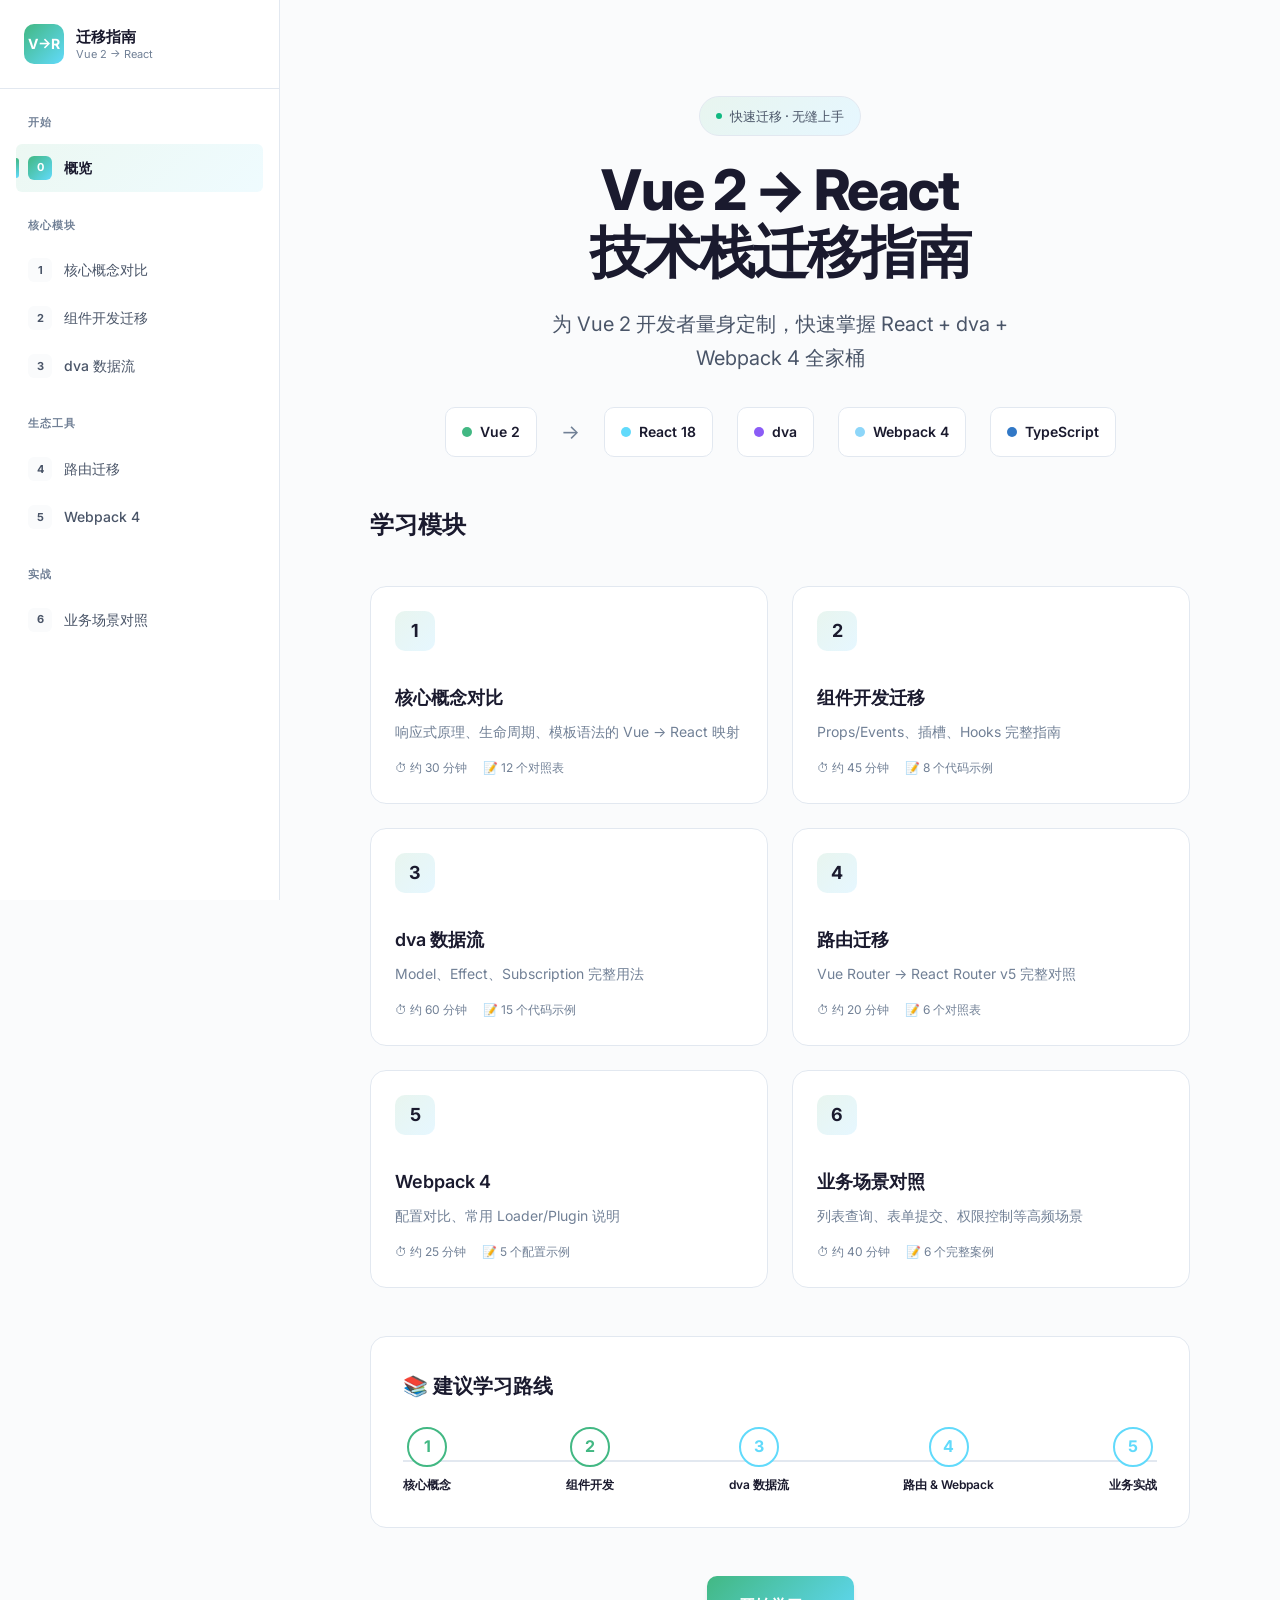
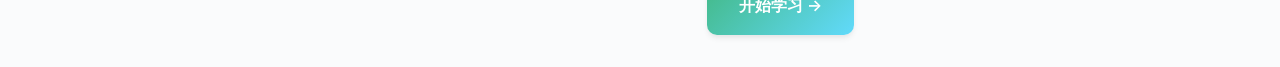
<file: index.html>
<!DOCTYPE html>
<html lang="zh-CN">
<head>
  <meta charset="UTF-8">
  <meta name="viewport" content="width=device-width, initial-scale=1.0">
  <title>Vue 2 → React 迁移指南</title>
  <link rel="preconnect" href="https://fonts.googleapis.com">
  <link rel="preconnect" href="https://fonts.gstatic.com" crossorigin>
  <link href="https://fonts.googleapis.com/css2?family=Inter:wght@400;500;600;700;800&family=JetBrains+Mono:wght@400;500;600;700&display=swap" rel="stylesheet">
  <link rel="stylesheet" href="assets/style.css">
  <style>
    .hero {
      text-align: center;
      padding: var(--space-16) 0 var(--space-12);
    }

    .hero-badge {
      display: inline-flex;
      align-items: center;
      gap: var(--space-2);
      padding: var(--space-2) var(--space-4);
      background: linear-gradient(135deg, var(--vue-light), var(--react-light));
      border: 1px solid var(--border-color);
      border-radius: var(--radius-xl);
      font-size: 13px;
      font-weight: 500;
      color: var(--text-secondary);
      margin-bottom: var(--space-6);
    }

    .hero-badge-dot {
      width: 6px;
      height: 6px;
      background: var(--accent-green);
      border-radius: 50%;
      animation: pulse 2s infinite;
    }

    @keyframes pulse {
      0%, 100% { opacity: 1; }
      50% { opacity: 0.5; }
    }

    .hero-title {
      font-size: 3.5rem;
      font-weight: 800;
      line-height: 1.1;
      letter-spacing: -0.03em;
      margin-bottom: var(--space-6);
    }

    .hero-subtitle {
      font-size: 1.25rem;
      color: var(--text-secondary);
      max-width: 500px;
      margin: 0 auto var(--space-8);
    }

    .hero-tech-stack {
      display: flex;
      align-items: center;
      justify-content: center;
      gap: var(--space-6);
      flex-wrap: wrap;
    }

    .tech-item {
      display: flex;
      align-items: center;
      gap: var(--space-2);
      padding: var(--space-3) var(--space-4);
      background: var(--bg-secondary);
      border: 1px solid var(--border-color);
      border-radius: var(--radius-md);
      font-weight: 600;
      font-size: 14px;
      transition: all var(--transition-fast);
    }

    .tech-item:hover {
      transform: translateY(-2px);
      box-shadow: var(--shadow-md);
    }

    .tech-dot {
      width: 10px;
      height: 10px;
      border-radius: 50%;
    }

    .tech-dot.vue { background: var(--vue-primary); }
    .tech-dot.react { background: var(--react-primary); }
    .tech-dot.dva { background: var(--accent-purple); }
    .tech-dot.webpack { background: #8dd6f9; }
    .tech-dot.ts { background: #3178c6; }

    .tech-arrow {
      color: var(--text-muted);
      font-size: 20px;
    }

    /* Module Cards */
    .modules-grid {
      display: grid;
      grid-template-columns: repeat(auto-fill, minmax(280px, 1fr));
      gap: var(--space-6);
      margin-top: var(--space-10);
    }

    .module-card {
      background: var(--bg-secondary);
      border: 1px solid var(--border-color);
      border-radius: var(--radius-lg);
      padding: var(--space-6);
      text-decoration: none;
      color: inherit;
      transition: all var(--transition-normal);
      position: relative;
      overflow: hidden;
    }

    .module-card::before {
      content: '';
      position: absolute;
      top: 0;
      left: 0;
      right: 0;
      height: 3px;
      background: linear-gradient(90deg, var(--vue-primary), var(--react-primary));
      opacity: 0;
      transition: opacity var(--transition-fast);
    }

    .module-card:hover {
      border-color: var(--border-hover);
      box-shadow: var(--shadow-lg);
      transform: translateY(-4px);
    }

    .module-card:hover::before {
      opacity: 1;
    }

    .module-number {
      width: 40px;
      height: 40px;
      display: flex;
      align-items: center;
      justify-content: center;
      background: linear-gradient(135deg, var(--vue-light), var(--react-light));
      border-radius: var(--radius-md);
      font-size: 18px;
      font-weight: 700;
      margin-bottom: var(--space-4);
    }

    .module-title {
      font-size: 1.125rem;
      font-weight: 600;
      margin-bottom: var(--space-2);
    }

    .module-desc {
      font-size: 14px;
      color: var(--text-muted);
      margin-bottom: var(--space-4);
      line-height: 1.5;
    }

    .module-meta {
      display: flex;
      align-items: center;
      gap: var(--space-4);
      font-size: 12px;
      color: var(--text-muted);
    }

    .module-meta-item {
      display: flex;
      align-items: center;
      gap: var(--space-1);
    }

    /* Learning Path */
    .learning-path {
      margin-top: var(--space-12);
      padding: var(--space-8);
      background: var(--bg-secondary);
      border: 1px solid var(--border-color);
      border-radius: var(--radius-lg);
    }

    .path-title {
      font-size: 1.25rem;
      font-weight: 700;
      margin-bottom: var(--space-6);
      display: flex;
      align-items: center;
      gap: var(--space-3);
    }

    .path-steps {
      display: flex;
      align-items: center;
      justify-content: space-between;
      position: relative;
    }

    .path-steps::before {
      content: '';
      position: absolute;
      top: 50%;
      left: 0;
      right: 0;
      height: 2px;
      background: var(--border-color);
      transform: translateY(-50%);
    }

    .path-step {
      display: flex;
      flex-direction: column;
      align-items: center;
      gap: var(--space-2);
      position: relative;
      z-index: 1;
    }

    .path-step-dot {
      width: 40px;
      height: 40px;
      display: flex;
      align-items: center;
      justify-content: center;
      background: var(--bg-secondary);
      border: 2px solid var(--vue-primary);
      border-radius: 50%;
      font-weight: 700;
      font-size: 16px;
      color: var(--vue-primary);
    }

    .path-step:nth-child(3) .path-step-dot,
    .path-step:nth-child(4) .path-step-dot,
    .path-step:nth-child(5) .path-step-dot {
      border-color: var(--react-primary);
      color: var(--react-primary);
    }

    .path-step-label {
      font-size: 12px;
      font-weight: 600;
      text-align: center;
      max-width: 100px;
    }

    /* Quick Start */
    .quick-start {
      margin-top: var(--space-12);
      text-align: center;
    }

    .quick-start-btn {
      display: inline-flex;
      align-items: center;
      gap: var(--space-3);
      padding: var(--space-4) var(--space-8);
      background: linear-gradient(135deg, var(--vue-primary), var(--react-primary));
      color: white;
      border: none;
      border-radius: var(--radius-md);
      font-size: 16px;
      font-weight: 600;
      text-decoration: none;
      transition: all var(--transition-fast);
      box-shadow: var(--shadow-md);
    }

    .quick-start-btn:hover {
      transform: translateY(-2px);
      box-shadow: var(--shadow-lg);
    }

    @media (max-width: 768px) {
      .hero-title {
        font-size: 2.25rem;
      }

      .path-steps {
        flex-direction: column;
        gap: var(--space-4);
      }

      .path-steps::before {
        display: none;
      }
    }
  </style>
</head>
<body>
  <div class="app-layout">
    <!-- Mobile Menu Toggle -->
    <button class="mobile-menu-toggle" aria-label="Toggle menu">
      <span></span>
      <span></span>
      <span></span>
    </button>

    <!-- Sidebar -->
    <aside class="sidebar">
      <div class="sidebar-header">
        <a href="index.html" class="sidebar-logo">
          <div class="sidebar-logo-icon">V→R</div>
          <div class="sidebar-logo-text">
            迁移指南
            <small>Vue 2 → React</small>
          </div>
        </a>
      </div>
      <nav class="nav-menu">
        <div class="nav-section">
          <div class="nav-section-title">开始</div>
          <a href="index.html" class="nav-item active">
            <span class="nav-item-number">0</span>
            概览
          </a>
        </div>
        <div class="nav-section">
          <div class="nav-section-title">核心模块</div>
          <a href="01-core-concepts.html" class="nav-item">
            <span class="nav-item-number">1</span>
            核心概念对比
          </a>
          <a href="02-component.html" class="nav-item">
            <span class="nav-item-number">2</span>
            组件开发迁移
          </a>
          <a href="03-dva.html" class="nav-item">
            <span class="nav-item-number">3</span>
            dva 数据流
          </a>
        </div>
        <div class="nav-section">
          <div class="nav-section-title">生态工具</div>
          <a href="04-routing.html" class="nav-item">
            <span class="nav-item-number">4</span>
            路由迁移
          </a>
          <a href="05-webpack.html" class="nav-item">
            <span class="nav-item-number">5</span>
            Webpack 4
          </a>
        </div>
        <div class="nav-section">
          <div class="nav-section-title">实战</div>
          <a href="06-patterns.html" class="nav-item">
            <span class="nav-item-number">6</span>
            业务场景对照
          </a>
        </div>
      </nav>
    </aside>

    <!-- Main Content -->
    <main class="main-content">
      <div class="content-wrapper">
        <!-- Hero Section -->
        <section class="hero">
          <div class="hero-badge animate-in">
            <span class="hero-badge-dot"></span>
            快速迁移 · 无缝上手
          </div>
          <h1 class="hero-title animate-in animate-delay-1">
            <span class="gradient-text">Vue 2 → React</span><br>
            技术栈迁移指南
          </h1>
          <p class="hero-subtitle animate-in animate-delay-2">
            为 Vue 2 开发者量身定制，快速掌握 React + dva + Webpack 4 全家桶
          </p>
          <div class="hero-tech-stack animate-in animate-delay-3">
            <span class="tech-item">
              <span class="tech-dot vue"></span>
              Vue 2
            </span>
            <span class="tech-arrow">→</span>
            <span class="tech-item">
              <span class="tech-dot react"></span>
              React 18
            </span>
            <span class="tech-item">
              <span class="tech-dot dva"></span>
              dva
            </span>
            <span class="tech-item">
              <span class="tech-dot webpack"></span>
              Webpack 4
            </span>
            <span class="tech-item">
              <span class="tech-dot ts"></span>
              TypeScript
            </span>
          </div>
        </section>

        <!-- Module Cards -->
        <section>
          <h2 style="font-size: 1.5rem; font-weight: 700; margin-bottom: var(--space-6);">
            学习模块
          </h2>
          <div class="modules-grid">
            <a href="01-core-concepts.html" class="module-card">
              <div class="module-number">1</div>
              <h3 class="module-title">核心概念对比</h3>
              <p class="module-desc">响应式原理、生命周期、模板语法的 Vue → React 映射</p>
              <div class="module-meta">
                <span class="module-meta-item">⏱ 约 30 分钟</span>
                <span class="module-meta-item">📝 12 个对照表</span>
              </div>
            </a>

            <a href="02-component.html" class="module-card">
              <div class="module-number">2</div>
              <h3 class="module-title">组件开发迁移</h3>
              <p class="module-desc">Props/Events、插槽、Hooks 完整指南</p>
              <div class="module-meta">
                <span class="module-meta-item">⏱ 约 45 分钟</span>
                <span class="module-meta-item">📝 8 个代码示例</span>
              </div>
            </a>

            <a href="03-dva.html" class="module-card">
              <div class="module-number">3</div>
              <h3 class="module-title">dva 数据流</h3>
              <p class="module-desc">Model、Effect、Subscription 完整用法</p>
              <div class="module-meta">
                <span class="module-meta-item">⏱ 约 60 分钟</span>
                <span class="module-meta-item">📝 15 个代码示例</span>
              </div>
            </a>

            <a href="04-routing.html" class="module-card">
              <div class="module-number">4</div>
              <h3 class="module-title">路由迁移</h3>
              <p class="module-desc">Vue Router → React Router v5 完整对照</p>
              <div class="module-meta">
                <span class="module-meta-item">⏱ 约 20 分钟</span>
                <span class="module-meta-item">📝 6 个对照表</span>
              </div>
            </a>

            <a href="05-webpack.html" class="module-card">
              <div class="module-number">5</div>
              <h3 class="module-title">Webpack 4</h3>
              <p class="module-desc">配置对比、常用 Loader/Plugin 说明</p>
              <div class="module-meta">
                <span class="module-meta-item">⏱ 约 25 分钟</span>
                <span class="module-meta-item">📝 5 个配置示例</span>
              </div>
            </a>

            <a href="06-patterns.html" class="module-card">
              <div class="module-number">6</div>
              <h3 class="module-title">业务场景对照</h3>
              <p class="module-desc">列表查询、表单提交、权限控制等高频场景</p>
              <div class="module-meta">
                <span class="module-meta-item">⏱ 约 40 分钟</span>
                <span class="module-meta-item">📝 6 个完整案例</span>
              </div>
            </a>
          </div>
        </section>

        <!-- Learning Path -->
        <section class="learning-path">
          <h2 class="path-title">
            📚 建议学习路线
          </h2>
          <div class="path-steps">
            <div class="path-step">
              <div class="path-step-dot">1</div>
              <span class="path-step-label">核心概念</span>
            </div>
            <div class="path-step">
              <div class="path-step-dot">2</div>
              <span class="path-step-label">组件开发</span>
            </div>
            <div class="path-step">
              <div class="path-step-dot">3</div>
              <span class="path-step-label">dva 数据流</span>
            </div>
            <div class="path-step">
              <div class="path-step-dot">4</div>
              <span class="path-step-label">路由 & Webpack</span>
            </div>
            <div class="path-step">
              <div class="path-step-dot">5</div>
              <span class="path-step-label">业务实战</span>
            </div>
          </div>
        </section>

        <!-- Quick Start -->
        <section class="quick-start">
          <a href="01-core-concepts.html" class="quick-start-btn">
            开始学习 →
          </a>
        </section>
      </div>
    </main>
  </div>

  <script src="assets/app.js"></script>
</body>
</html>
</file>
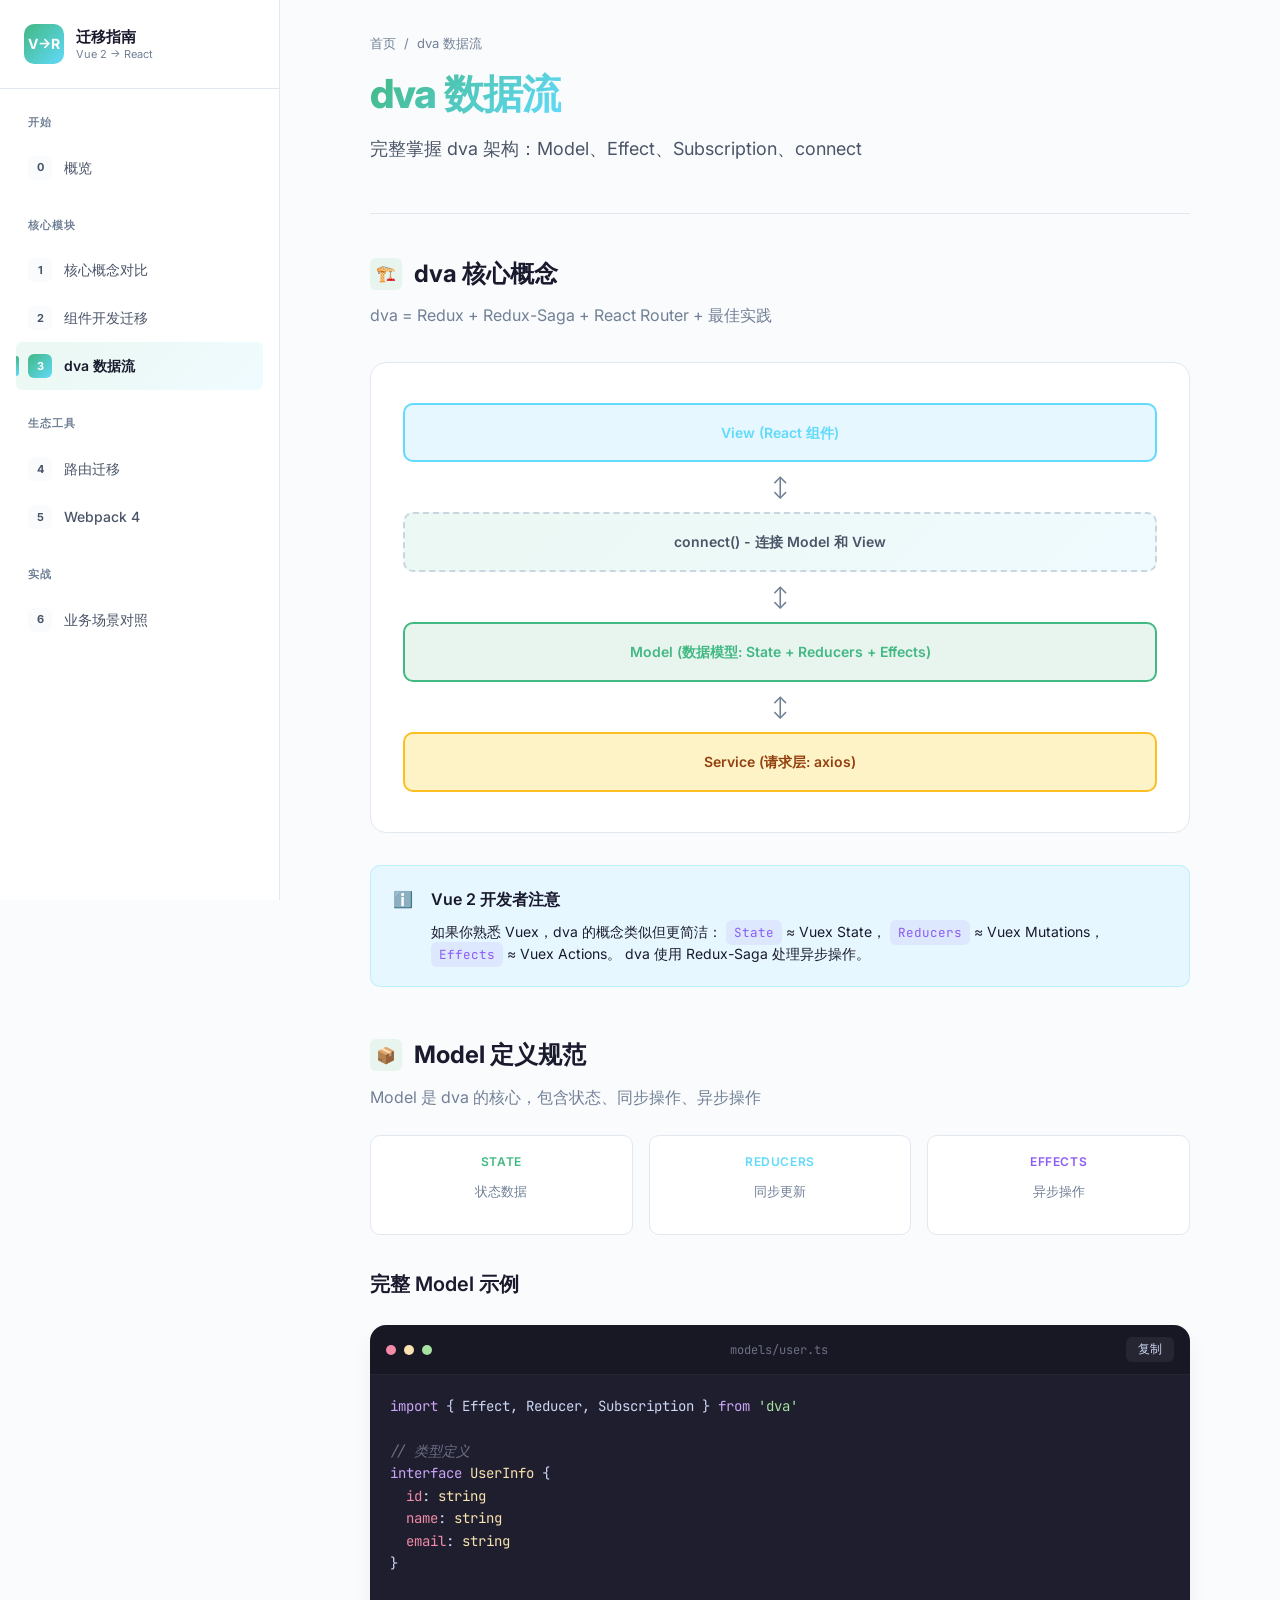
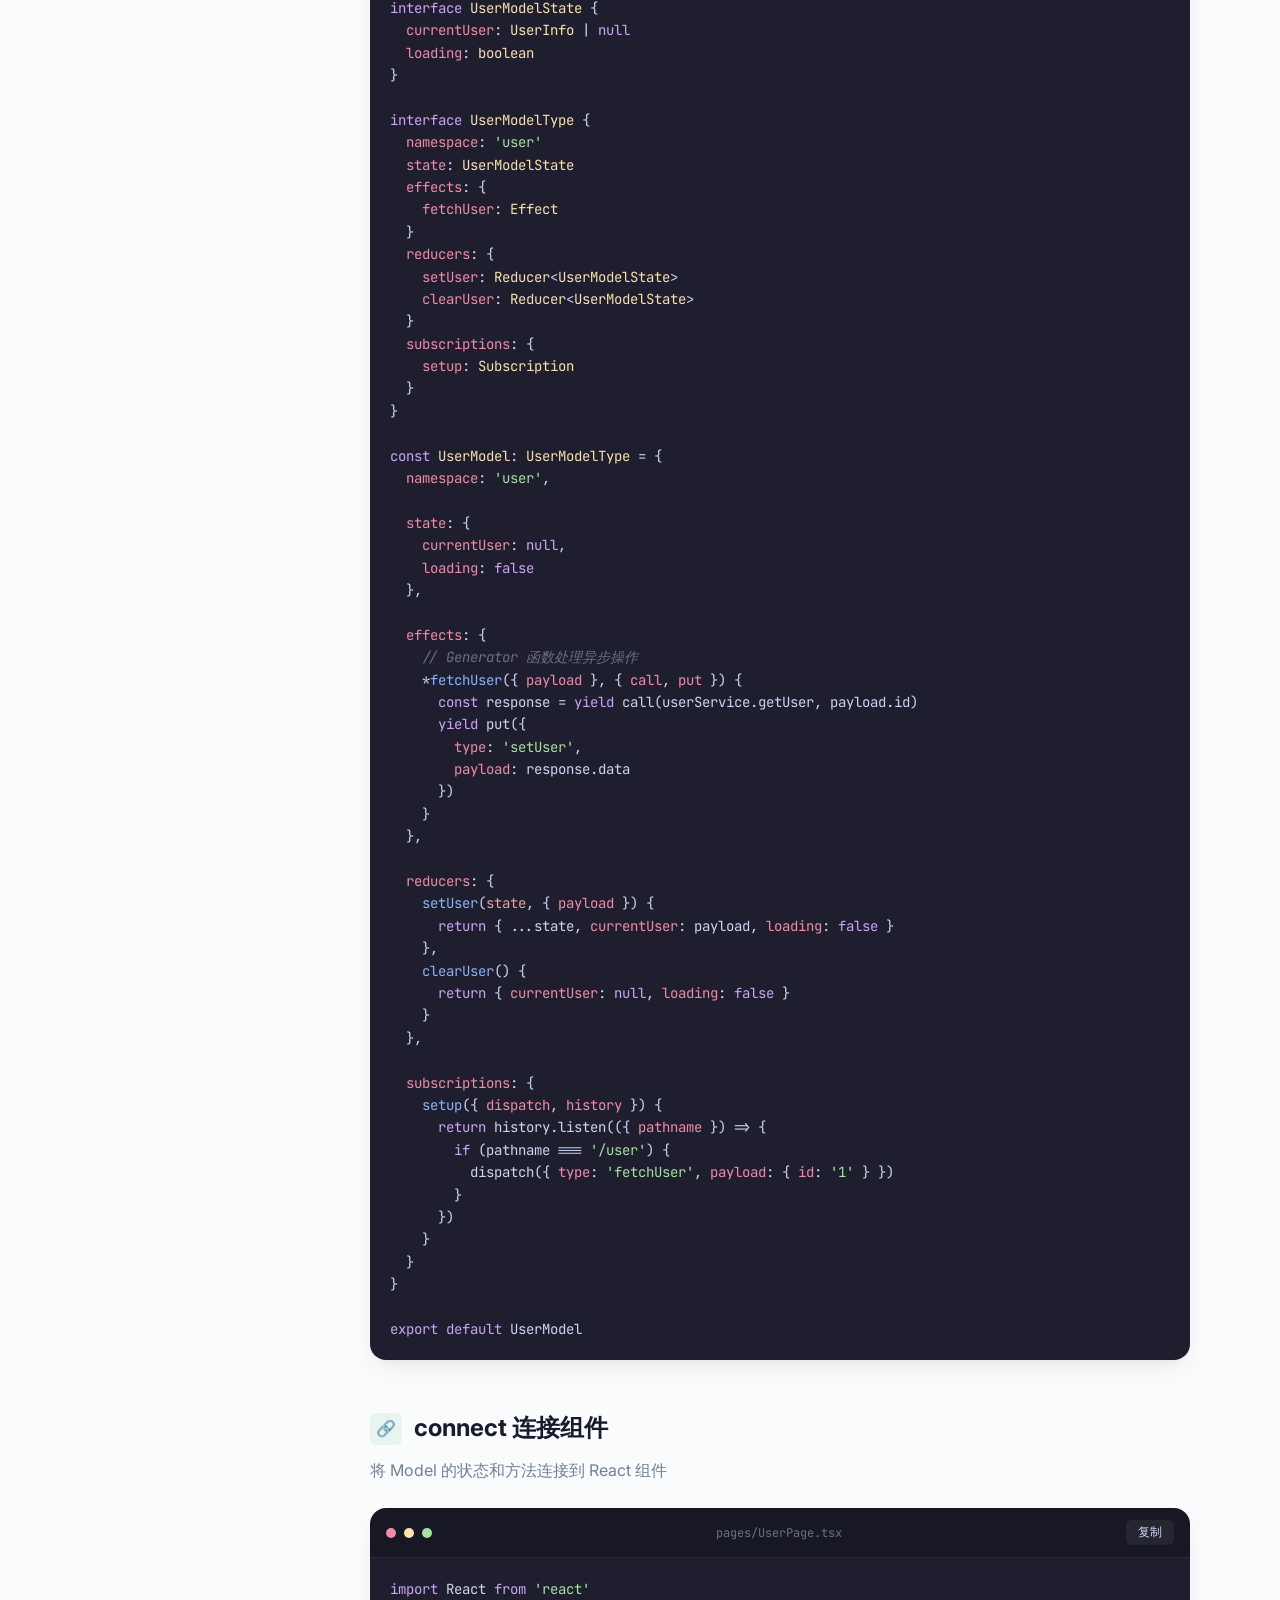
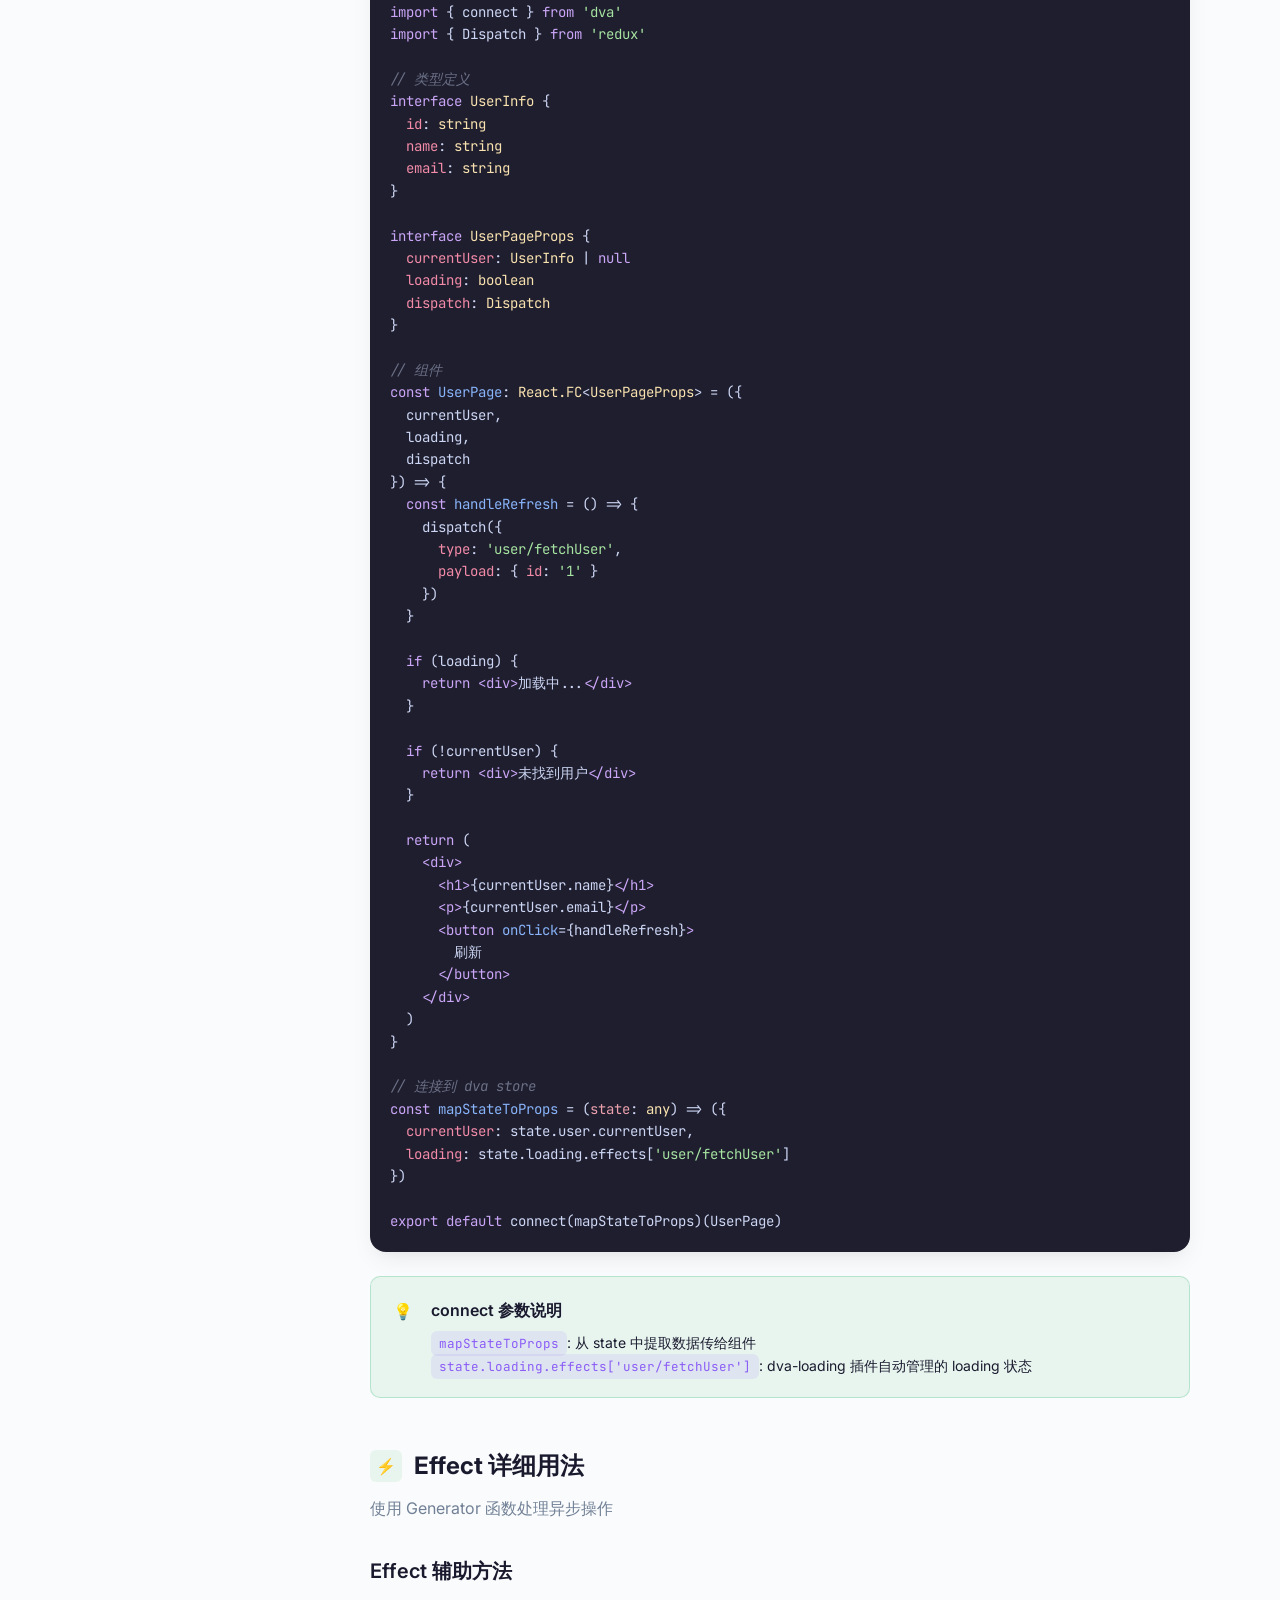
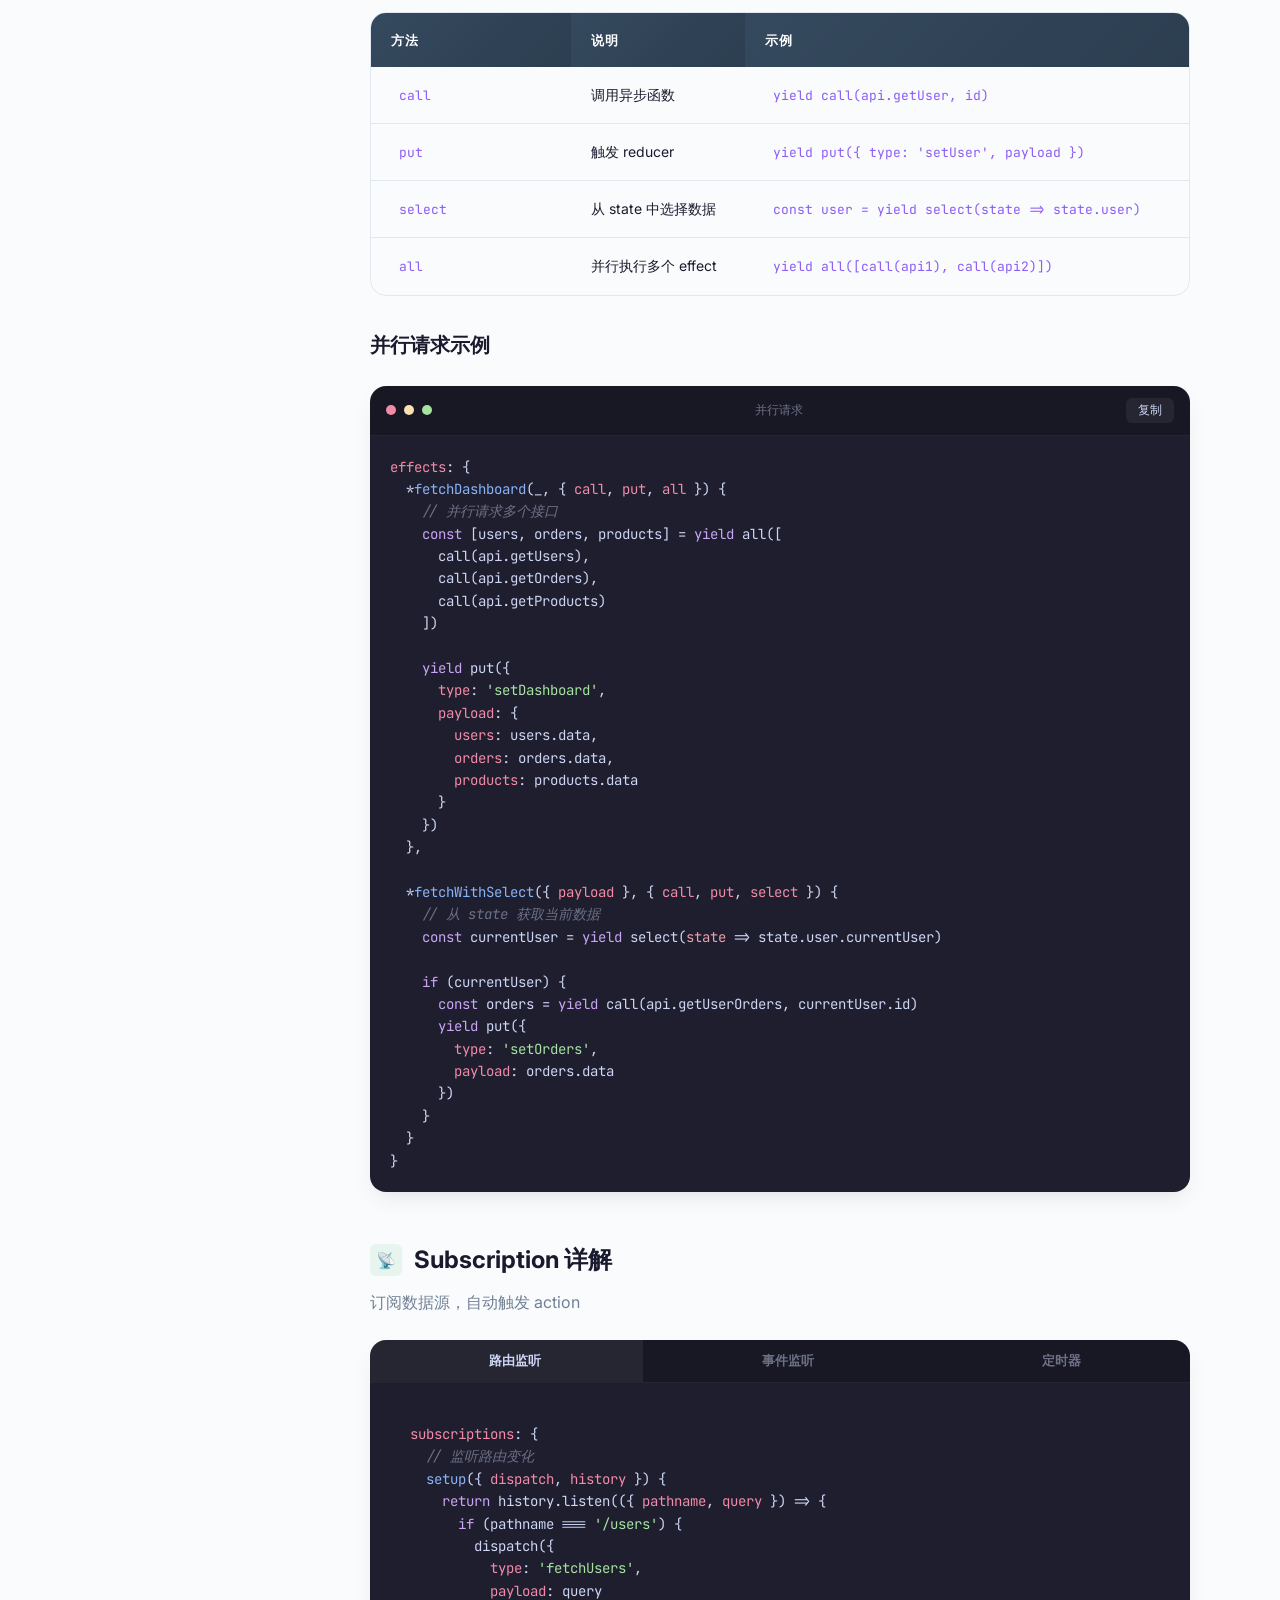
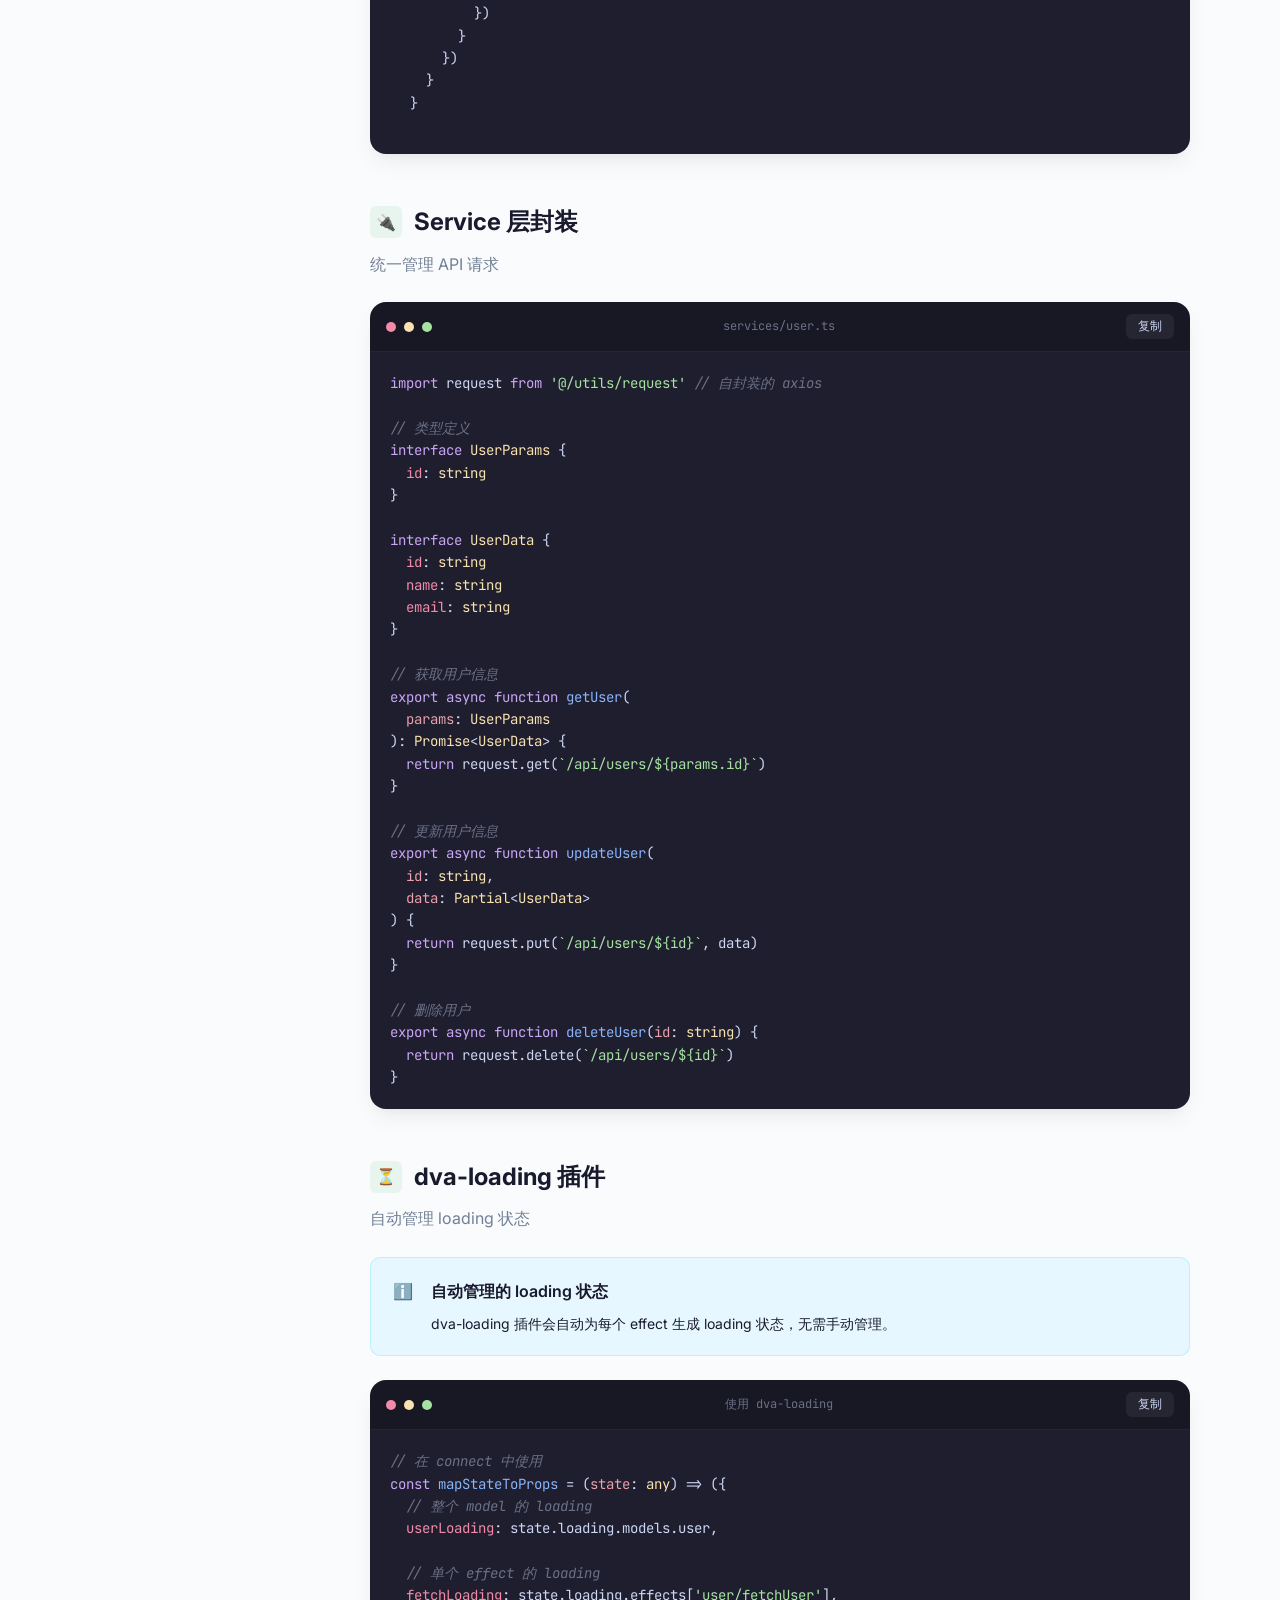
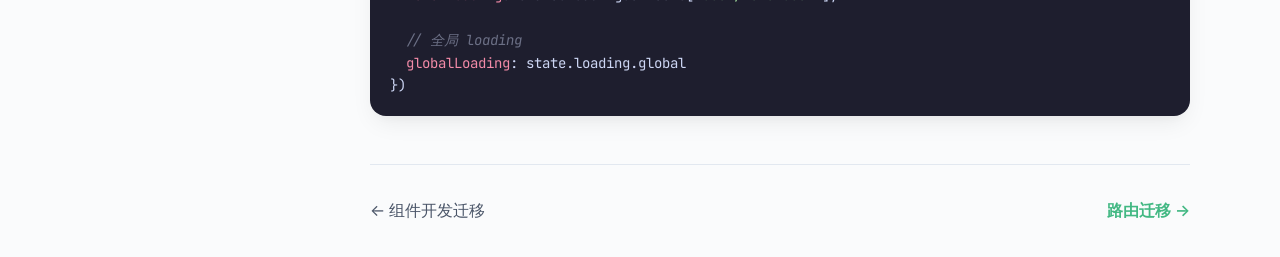
<file: 03-dva.html>
<!DOCTYPE html>
<html lang="zh-CN">
<head>
  <meta charset="UTF-8">
  <meta name="viewport" content="width=device-width, initial-scale=1.0">
  <title>dva 数据流 - Vue 2 → React 迁移指南</title>
  <link rel="preconnect" href="https://fonts.googleapis.com">
  <link rel="preconnect" href="https://fonts.gstatic.com" crossorigin>
  <link href="https://fonts.googleapis.com/css2?family=Inter:wght@400;500;600;700;800&family=JetBrains+Mono:wght@400;500;600;700&display=swap" rel="stylesheet">
  <link rel="stylesheet" href="assets/style.css">
  <style>
    .dva-architecture {
      background: var(--bg-secondary);
      border: 1px solid var(--border-color);
      border-radius: var(--radius-lg);
      padding: var(--space-8);
      margin: var(--space-8) 0;
    }

    .dva-layer {
      display: flex;
      align-items: center;
      justify-content: center;
      padding: var(--space-4);
      margin: var(--space-2) 0;
      border-radius: var(--radius-md);
      font-weight: 600;
      font-size: 14px;
    }

    .dva-layer.view {
      background: var(--react-light);
      border: 2px solid var(--react-primary);
      color: var(--react-primary);
    }

    .dva-layer.connect {
      background: linear-gradient(135deg, rgba(66, 184, 131, 0.1), rgba(97, 218, 251, 0.1));
      border: 2px dashed var(--border-hover);
      color: var(--text-secondary);
    }

    .dva-layer.model {
      background: var(--vue-light);
      border: 2px solid var(--vue-primary);
      color: var(--vue-primary);
    }

    .dva-layer.service {
      background: #fef3c7;
      border: 2px solid var(--accent-yellow);
      color: #92400e;
    }

    .dva-arrow {
      text-align: center;
      color: var(--text-muted);
      font-size: 20px;
      margin: var(--space-1) 0;
    }

    .model-structure {
      display: grid;
      grid-template-columns: repeat(3, 1fr);
      gap: var(--space-4);
      margin: var(--space-6) 0;
    }

    .model-part {
      background: var(--bg-secondary);
      border: 1px solid var(--border-color);
      border-radius: var(--radius-md);
      padding: var(--space-4);
      text-align: center;
    }

    .model-part-title {
      font-size: 12px;
      font-weight: 600;
      text-transform: uppercase;
      letter-spacing: 0.05em;
      margin-bottom: var(--space-2);
    }

    .model-part.state .model-part-title { color: var(--vue-primary); }
    .model-part.reducers .model-part-title { color: var(--react-primary); }
    .model-part.effects .model-part-title { color: var(--accent-purple); }

    @media (max-width: 768px) {
      .model-structure {
        grid-template-columns: 1fr;
      }
    }
  </style>
</head>
<body>
  <div class="app-layout">
    <!-- Mobile Menu Toggle -->
    <button class="mobile-menu-toggle" aria-label="Toggle menu">
      <span></span>
      <span></span>
      <span></span>
    </button>

    <!-- Sidebar -->
    <aside class="sidebar">
      <div class="sidebar-header">
        <a href="index.html" class="sidebar-logo">
          <div class="sidebar-logo-icon">V→R</div>
          <div class="sidebar-logo-text">
            迁移指南
            <small>Vue 2 → React</small>
          </div>
        </a>
      </div>
      <nav class="nav-menu">
        <div class="nav-section">
          <div class="nav-section-title">开始</div>
          <a href="index.html" class="nav-item">
            <span class="nav-item-number">0</span>
            概览
          </a>
        </div>
        <div class="nav-section">
          <div class="nav-section-title">核心模块</div>
          <a href="01-core-concepts.html" class="nav-item">
            <span class="nav-item-number">1</span>
            核心概念对比
          </a>
          <a href="02-component.html" class="nav-item">
            <span class="nav-item-number">2</span>
            组件开发迁移
          </a>
          <a href="03-dva.html" class="nav-item active">
            <span class="nav-item-number">3</span>
            dva 数据流
          </a>
        </div>
        <div class="nav-section">
          <div class="nav-section-title">生态工具</div>
          <a href="04-routing.html" class="nav-item">
            <span class="nav-item-number">4</span>
            路由迁移
          </a>
          <a href="05-webpack.html" class="nav-item">
            <span class="nav-item-number">5</span>
            Webpack 4
          </a>
        </div>
        <div class="nav-section">
          <div class="nav-section-title">实战</div>
          <a href="06-patterns.html" class="nav-item">
            <span class="nav-item-number">6</span>
            业务场景对照
          </a>
        </div>
      </nav>
    </aside>

    <!-- Main Content -->
    <main class="main-content">
      <div class="content-wrapper">
        <!-- Page Header -->
        <div class="page-header">
          <div class="page-breadcrumb">
            <a href="index.html">首页</a>
            <span>/</span>
            <span>dva 数据流</span>
          </div>
          <h1 class="page-title">
            <span class="gradient-text">dva 数据流</span>
          </h1>
          <p class="page-description">
            完整掌握 dva 架构：Model、Effect、Subscription、connect
          </p>
        </div>

        <!-- Section 1: dva Overview -->
        <section class="section" id="overview">
          <div class="section-header">
            <h2 class="section-title">
              <span class="section-title-icon">🏗️</span>
              dva 核心概念
            </h2>
            <p class="section-subtitle">dva = Redux + Redux-Saga + React Router + 最佳实践</p>
          </div>

          <div class="dva-architecture">
            <div class="dva-layer view">
              View (React 组件)
            </div>
            <div class="dva-arrow">↕</div>
            <div class="dva-layer connect">
              connect() - 连接 Model 和 View
            </div>
            <div class="dva-arrow">↕</div>
            <div class="dva-layer model">
              Model (数据模型: State + Reducers + Effects)
            </div>
            <div class="dva-arrow">↕</div>
            <div class="dva-layer service">
              Service (请求层: axios)
            </div>
          </div>

          <div class="callout info">
            <span class="callout-icon">ℹ️</span>
            <div class="callout-content">
              <p class="callout-title">Vue 2 开发者注意</p>
              <p class="callout-text">
                如果你熟悉 Vuex，dva 的概念类似但更简洁：
                <code>State</code> ≈ Vuex State，
                <code>Reducers</code> ≈ Vuex Mutations，
                <code>Effects</code> ≈ Vuex Actions。
                dva 使用 Redux-Saga 处理异步操作。
              </p>
            </div>
          </div>
        </section>

        <!-- Section 2: Model Definition -->
        <section class="section" id="model">
          <div class="section-header">
            <h2 class="section-title">
              <span class="section-title-icon">📦</span>
              Model 定义规范
            </h2>
            <p class="section-subtitle">Model 是 dva 的核心，包含状态、同步操作、异步操作</p>
          </div>

          <div class="model-structure">
            <div class="model-part state">
              <div class="model-part-title">State</div>
              <p style="font-size: 13px; color: var(--text-muted);">状态数据</p>
            </div>
            <div class="model-part reducers">
              <div class="model-part-title">Reducers</div>
              <p style="font-size: 13px; color: var(--text-muted);">同步更新</p>
            </div>
            <div class="model-part effects">
              <div class="model-part-title">Effects</div>
              <p style="font-size: 13px; color: var(--text-muted);">异步操作</p>
            </div>
          </div>

          <h3>完整 Model 示例</h3>
          <div class="code-block-wrapper">
            <div class="code-block-header">
              <div class="code-block-dots">
                <span class="code-block-dot"></span>
                <span class="code-block-dot"></span>
                <span class="code-block-dot"></span>
              </div>
              <span class="code-block-title">models/user.ts</span>
              <button class="code-block-copy">复制</button>
            </div>
            <pre class="code-block"><code><span class="keyword">import</span> { Effect, Reducer, Subscription } <span class="keyword">from</span> <span class="string">'dva'</span>

<span class="comment">// 类型定义</span>
<span class="keyword">interface</span> <span class="class-name">UserInfo</span> {
  <span class="property">id</span>: <span class="type">string</span>
  <span class="property">name</span>: <span class="type">string</span>
  <span class="property">email</span>: <span class="type">string</span>
}

<span class="keyword">interface</span> <span class="class-name">UserModelState</span> {
  <span class="property">currentUser</span>: <span class="class-name">UserInfo</span> | <span class="keyword">null</span>
  <span class="property">loading</span>: <span class="type">boolean</span>
}

<span class="keyword">interface</span> <span class="class-name">UserModelType</span> {
  <span class="property">namespace</span>: <span class="string">'user'</span>
  <span class="property">state</span>: <span class="class-name">UserModelState</span>
  <span class="property">effects</span>: {
    <span class="property">fetchUser</span>: <span class="type">Effect</span>
  }
  <span class="property">reducers</span>: {
    <span class="property">setUser</span>: <span class="type">Reducer</span>&lt;<span class="class-name">UserModelState</span>&gt;
    <span class="property">clearUser</span>: <span class="type">Reducer</span>&lt;<span class="class-name">UserModelState</span>&gt;
  }
  <span class="property">subscriptions</span>: {
    <span class="property">setup</span>: <span class="type">Subscription</span>
  }
}

<span class="keyword">const</span> <span class="class-name">UserModel</span>: <span class="class-name">UserModelType</span> = {
  <span class="property">namespace</span>: <span class="string">'user'</span>,

  <span class="property">state</span>: {
    <span class="property">currentUser</span>: <span class="keyword">null</span>,
    <span class="property">loading</span>: <span class="keyword">false</span>
  },

  <span class="property">effects</span>: {
    <span class="comment">// Generator 函数处理异步操作</span>
    *<span class="function">fetchUser</span>({ <span class="property">payload</span> }, { <span class="property">call</span>, <span class="property">put</span> }) {
      <span class="keyword">const</span> response = <span class="keyword">yield</span> call(userService.getUser, payload.id)
      <span class="keyword">yield</span> put({
        <span class="property">type</span>: <span class="string">'setUser'</span>,
        <span class="property">payload</span>: response.data
      })
    }
  },

  <span class="property">reducers</span>: {
    <span class="function">setUser</span>(<span class="parameter">state</span>, { <span class="property">payload</span> }) {
      <span class="keyword">return</span> { ...state, <span class="property">currentUser</span>: payload, <span class="property">loading</span>: <span class="keyword">false</span> }
    },
    <span class="function">clearUser</span>() {
      <span class="keyword">return</span> { <span class="property">currentUser</span>: <span class="keyword">null</span>, <span class="property">loading</span>: <span class="keyword">false</span> }
    }
  },

  <span class="property">subscriptions</span>: {
    <span class="function">setup</span>({ <span class="property">dispatch</span>, <span class="property">history</span> }) {
      <span class="keyword">return</span> history.listen(({ <span class="property">pathname</span> }) => {
        <span class="keyword">if</span> (pathname === <span class="string">'/user'</span>) {
          dispatch({ <span class="property">type</span>: <span class="string">'fetchUser'</span>, <span class="property">payload</span>: { <span class="property">id</span>: <span class="string">'1'</span> } })
        }
      })
    }
  }
}

<span class="keyword">export default</span> UserModel</code></pre>
          </div>
        </section>

        <!-- Section 3: Connect -->
        <section class="section" id="connect">
          <div class="section-header">
            <h2 class="section-title">
              <span class="section-title-icon">🔗</span>
              connect 连接组件
            </h2>
            <p class="section-subtitle">将 Model 的状态和方法连接到 React 组件</p>
          </div>

          <div class="code-block-wrapper">
            <div class="code-block-header">
              <div class="code-block-dots">
                <span class="code-block-dot"></span>
                <span class="code-block-dot"></span>
                <span class="code-block-dot"></span>
              </div>
              <span class="code-block-title">pages/UserPage.tsx</span>
              <button class="code-block-copy">复制</button>
            </div>
            <pre class="code-block"><code><span class="keyword">import</span> React <span class="keyword">from</span> <span class="string">'react'</span>
<span class="keyword">import</span> { connect } <span class="keyword">from</span> <span class="string">'dva'</span>
<span class="keyword">import</span> { Dispatch } <span class="keyword">from</span> <span class="string">'redux'</span>

<span class="comment">// 类型定义</span>
<span class="keyword">interface</span> <span class="class-name">UserInfo</span> {
  <span class="property">id</span>: <span class="type">string</span>
  <span class="property">name</span>: <span class="type">string</span>
  <span class="property">email</span>: <span class="type">string</span>
}

<span class="keyword">interface</span> <span class="class-name">UserPageProps</span> {
  <span class="property">currentUser</span>: <span class="class-name">UserInfo</span> | <span class="keyword">null</span>
  <span class="property">loading</span>: <span class="type">boolean</span>
  <span class="property">dispatch</span>: <span class="type">Dispatch</span>
}

<span class="comment">// 组件</span>
<span class="keyword">const</span> <span class="function">UserPage</span>: <span class="type">React.FC</span>&lt;<span class="class-name">UserPageProps</span>&gt; = ({
  currentUser,
  loading,
  dispatch
}) => {
  <span class="keyword">const</span> <span class="function">handleRefresh</span> = () => {
    dispatch({
      <span class="property">type</span>: <span class="string">'user/fetchUser'</span>,
      <span class="property">payload</span>: { <span class="property">id</span>: <span class="string">'1'</span> }
    })
  }

  <span class="keyword">if</span> (loading) {
    <span class="keyword">return</span> <span class="tag">&lt;div&gt;</span>加载中...<span class="tag">&lt;/div&gt;</span>
  }

  <span class="keyword">if</span> (!currentUser) {
    <span class="keyword">return</span> <span class="tag">&lt;div&gt;</span>未找到用户<span class="tag">&lt;/div&gt;</span>
  }

  <span class="keyword">return</span> (
    <span class="tag">&lt;div&gt;</span>
      <span class="tag">&lt;h1&gt;</span>{currentUser.name}<span class="tag">&lt;/h1&gt;</span>
      <span class="tag">&lt;p&gt;</span>{currentUser.email}<span class="tag">&lt;/p&gt;</span>
      <span class="tag">&lt;button</span> <span class="jsx-attr">onClick</span>={handleRefresh}<span class="tag">&gt;</span>
        刷新
      <span class="tag">&lt;/button&gt;</span>
    <span class="tag">&lt;/div&gt;</span>
  )
}

<span class="comment">// 连接到 dva store</span>
<span class="keyword">const</span> <span class="function">mapStateToProps</span> = (<span class="parameter">state</span>: <span class="type">any</span>) => ({
  <span class="property">currentUser</span>: state.user.currentUser,
  <span class="property">loading</span>: state.loading.effects[<span class="string">'user/fetchUser'</span>]
})

<span class="keyword">export default</span> connect(mapStateToProps)(UserPage)</code></pre>
          </div>

          <div class="callout tip">
            <span class="callout-icon">💡</span>
            <div class="callout-content">
              <p class="callout-title">connect 参数说明</p>
              <p class="callout-text">
                <code>mapStateToProps</code>: 从 state 中提取数据传给组件<br>
                <code>state.loading.effects['user/fetchUser']</code>: dva-loading 插件自动管理的 loading 状态
              </p>
            </div>
          </div>
        </section>

        <!-- Section 4: Effects -->
        <section class="section" id="effects">
          <div class="section-header">
            <h2 class="section-title">
              <span class="section-title-icon">⚡</span>
              Effect 详细用法
            </h2>
            <p class="section-subtitle">使用 Generator 函数处理异步操作</p>
          </div>

          <h3>Effect 辅助方法</h3>
          <div class="comparison-table-wrapper">
            <table class="comparison-table">
              <thead>
                <tr>
                  <th>方法</th>
                  <th>说明</th>
                  <th>示例</th>
                </tr>
              </thead>
              <tbody>
                <tr>
                  <td><code>call</code></td>
                  <td>调用异步函数</td>
                  <td><code>yield call(api.getUser, id)</code></td>
                </tr>
                <tr>
                  <td><code>put</code></td>
                  <td>触发 reducer</td>
                  <td><code>yield put({ type: 'setUser', payload })</code></td>
                </tr>
                <tr>
                  <td><code>select</code></td>
                  <td>从 state 中选择数据</td>
                  <td><code>const user = yield select(state => state.user)</code></td>
                </tr>
                <tr>
                  <td><code>all</code></td>
                  <td>并行执行多个 effect</td>
                  <td><code>yield all([call(api1), call(api2)])</code></td>
                </tr>
              </tbody>
            </table>
          </div>

          <h3>并行请求示例</h3>
          <div class="code-block-wrapper">
            <div class="code-block-header">
              <div class="code-block-dots">
                <span class="code-block-dot"></span>
                <span class="code-block-dot"></span>
                <span class="code-block-dot"></span>
              </div>
              <span class="code-block-title">并行请求</span>
              <button class="code-block-copy">复制</button>
            </div>
            <pre class="code-block"><code><span class="property">effects</span>: {
  *<span class="function">fetchDashboard</span>(_, { <span class="property">call</span>, <span class="property">put</span>, <span class="property">all</span> }) {
    <span class="comment">// 并行请求多个接口</span>
    <span class="keyword">const</span> [users, orders, products] = <span class="keyword">yield</span> all([
      call(api.getUsers),
      call(api.getOrders),
      call(api.getProducts)
    ])

    <span class="keyword">yield</span> put({
      <span class="property">type</span>: <span class="string">'setDashboard'</span>,
      <span class="property">payload</span>: {
        <span class="property">users</span>: users.data,
        <span class="property">orders</span>: orders.data,
        <span class="property">products</span>: products.data
      }
    })
  },

  *<span class="function">fetchWithSelect</span>({ <span class="property">payload</span> }, { <span class="property">call</span>, <span class="property">put</span>, <span class="property">select</span> }) {
    <span class="comment">// 从 state 获取当前数据</span>
    <span class="keyword">const</span> currentUser = <span class="keyword">yield</span> select(<span class="parameter">state</span> => state.user.currentUser)

    <span class="keyword">if</span> (currentUser) {
      <span class="keyword">const</span> orders = <span class="keyword">yield</span> call(api.getUserOrders, currentUser.id)
      <span class="keyword">yield</span> put({
        <span class="property">type</span>: <span class="string">'setOrders'</span>,
        <span class="property">payload</span>: orders.data
      })
    }
  }
}</code></pre>
          </div>
        </section>

        <!-- Section 5: Subscriptions -->
        <section class="section" id="subscriptions">
          <div class="section-header">
            <h2 class="section-title">
              <span class="section-title-icon">📡</span>
              Subscription 详解
            </h2>
            <p class="section-subtitle">订阅数据源，自动触发 action</p>
          </div>

          <div class="code-tabs">
            <div class="code-tabs-header">
              <button class="code-tab active" data-tab="route">
                <span class="code-tab-dot"></span>
                路由监听
              </button>
              <button class="code-tab" data-tab="event">
                <span class="code-tab-dot"></span>
                事件监听
              </button>
              <button class="code-tab" data-tab="timer">
                <span class="code-tab-dot"></span>
                定时器
              </button>
            </div>
            <div class="code-tab-content active" data-tab="route">
              <pre class="code-block"><code><span class="property">subscriptions</span>: {
  <span class="comment">// 监听路由变化</span>
  <span class="function">setup</span>({ <span class="property">dispatch</span>, <span class="property">history</span> }) {
    <span class="keyword">return</span> history.listen(({ <span class="property">pathname</span>, <span class="property">query</span> }) => {
      <span class="keyword">if</span> (pathname === <span class="string">'/users'</span>) {
        dispatch({
          <span class="property">type</span>: <span class="string">'fetchUsers'</span>,
          <span class="property">payload</span>: query
        })
      }
    })
  }
}</code></pre>
            </div>
            <div class="code-tab-content" data-tab="event">
              <pre class="code-block"><code><span class="property">subscriptions</span>: {
  <span class="comment">// 监听键盘事件</span>
  <span class="function">keyboard</span>({ <span class="property">dispatch</span> }) {
    <span class="keyword">const</span> <span class="function">handler</span> = (<span class="parameter">e</span>: <span class="type">KeyboardEvent</span>) => {
      <span class="keyword">if</span> (e.key === <span class="string">'Escape'</span>) {
        dispatch({ <span class="property">type</span>: <span class="string">'hideModal'</span> })
      }
    }
    document.addEventListener(<span class="string">'keydown'</span>, handler)
    <span class="keyword">return</span> () => {
      document.removeEventListener(<span class="string">'keydown'</span>, handler)
    }
  }
}</code></pre>
            </div>
            <div class="code-tab-content" data-tab="timer">
              <pre class="code-block"><code><span class="property">subscriptions</span>: {
  <span class="comment">// 定时轮询</span>
  <span class="function">poll</span>({ <span class="property">dispatch</span> }) {
    <span class="keyword">const</span> timer = setInterval(() => {
      dispatch({ <span class="property">type</span>: <span class="string">'fetchLatest'</span> })
    }, <span class="number">30000</span>) <span class="comment">// 每 30 秒</span>

    <span class="comment">// 返回清理函数</span>
    <span class="keyword">return</span> () => clearInterval(timer)
  }
}</code></pre>
            </div>
          </div>
        </section>

        <!-- Section 6: Service Layer -->
        <section class="section" id="service">
          <div class="section-header">
            <h2 class="section-title">
              <span class="section-title-icon">🔌</span>
              Service 层封装
            </h2>
            <p class="section-subtitle">统一管理 API 请求</p>
          </div>

          <div class="code-block-wrapper">
            <div class="code-block-header">
              <div class="code-block-dots">
                <span class="code-block-dot"></span>
                <span class="code-block-dot"></span>
                <span class="code-block-dot"></span>
              </div>
              <span class="code-block-title">services/user.ts</span>
              <button class="code-block-copy">复制</button>
            </div>
            <pre class="code-block"><code><span class="keyword">import</span> request <span class="keyword">from</span> <span class="string">'@/utils/request'</span> <span class="comment">// 自封装的 axios</span>

<span class="comment">// 类型定义</span>
<span class="keyword">interface</span> <span class="class-name">UserParams</span> {
  <span class="property">id</span>: <span class="type">string</span>
}

<span class="keyword">interface</span> <span class="class-name">UserData</span> {
  <span class="property">id</span>: <span class="type">string</span>
  <span class="property">name</span>: <span class="type">string</span>
  <span class="property">email</span>: <span class="type">string</span>
}

<span class="comment">// 获取用户信息</span>
<span class="keyword">export</span> <span class="keyword">async</span> <span class="keyword">function</span> <span class="function">getUser</span>(
  <span class="parameter">params</span>: <span class="class-name">UserParams</span>
): <span class="type">Promise</span>&lt;<span class="class-name">UserData</span>&gt; {
  <span class="keyword">return</span> request.get(<span class="string">`/api/users/${params.id}`</span>)
}

<span class="comment">// 更新用户信息</span>
<span class="keyword">export</span> <span class="keyword">async</span> <span class="keyword">function</span> <span class="function">updateUser</span>(
  <span class="parameter">id</span>: <span class="type">string</span>,
  <span class="parameter">data</span>: <span class="type">Partial</span>&lt;<span class="class-name">UserData</span>&gt;
) {
  <span class="keyword">return</span> request.put(<span class="string">`/api/users/${id}`</span>, data)
}

<span class="comment">// 删除用户</span>
<span class="keyword">export</span> <span class="keyword">async</span> <span class="keyword">function</span> <span class="function">deleteUser</span>(<span class="parameter">id</span>: <span class="type">string</span>) {
  <span class="keyword">return</span> request.delete(<span class="string">`/api/users/${id}`</span>)
}</code></pre>
          </div>
        </section>

        <!-- Section 7: dva-loading -->
        <section class="section" id="loading">
          <div class="section-header">
            <h2 class="section-title">
              <span class="section-title-icon">⏳</span>
              dva-loading 插件
            </h2>
            <p class="section-subtitle">自动管理 loading 状态</p>
          </div>

          <div class="callout info">
            <span class="callout-icon">ℹ️</span>
            <div class="callout-content">
              <p class="callout-title">自动管理的 loading 状态</p>
              <p class="callout-text">
                dva-loading 插件会自动为每个 effect 生成 loading 状态，无需手动管理。
              </p>
            </div>
          </div>

          <div class="code-block-wrapper">
            <div class="code-block-header">
              <div class="code-block-dots">
                <span class="code-block-dot"></span>
                <span class="code-block-dot"></span>
                <span class="code-block-dot"></span>
              </div>
              <span class="code-block-title">使用 dva-loading</span>
              <button class="code-block-copy">复制</button>
            </div>
            <pre class="code-block"><code><span class="comment">// 在 connect 中使用</span>
<span class="keyword">const</span> <span class="function">mapStateToProps</span> = (<span class="parameter">state</span>: <span class="type">any</span>) => ({
  <span class="comment">// 整个 model 的 loading</span>
  <span class="property">userLoading</span>: state.loading.models.user,

  <span class="comment">// 单个 effect 的 loading</span>
  <span class="property">fetchLoading</span>: state.loading.effects[<span class="string">'user/fetchUser'</span>],

  <span class="comment">// 全局 loading</span>
  <span class="property">globalLoading</span>: state.loading.global
})</code></pre>
          </div>
        </section>

        <!-- Navigation -->
        <div style="display: flex; justify-content: space-between; margin-top: var(--space-12); padding-top: var(--space-8); border-top: 1px solid var(--border-color);">
          <a href="02-component.html" style="display: flex; align-items: center; gap: var(--space-2); color: var(--text-secondary); text-decoration: none;">
            ← 组件开发迁移
          </a>
          <a href="04-routing.html" style="display: flex; align-items: center; gap: var(--space-2); color: var(--vue-primary); text-decoration: none; font-weight: 600;">
            路由迁移 →
          </a>
        </div>
      </div>
    </main>
  </div>

  <script src="assets/app.js"></script>
</body>
</html>
</file>
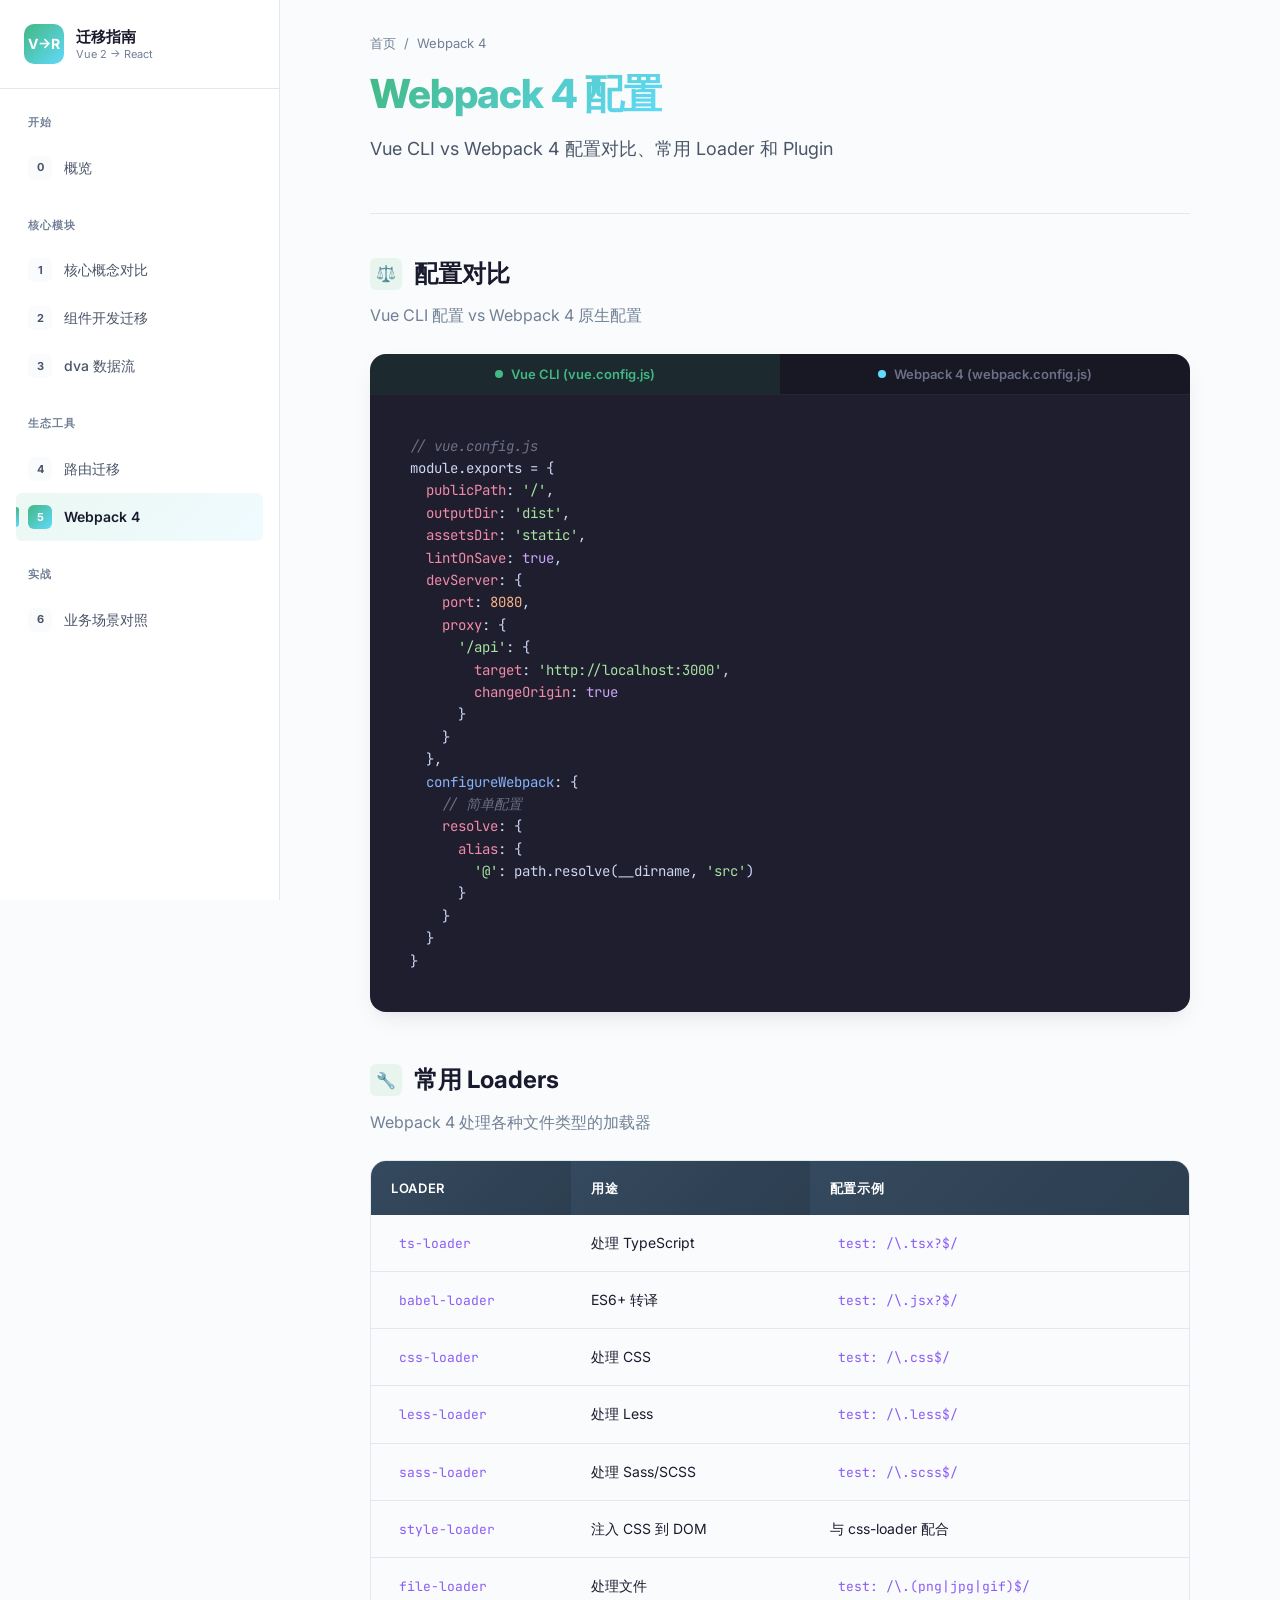
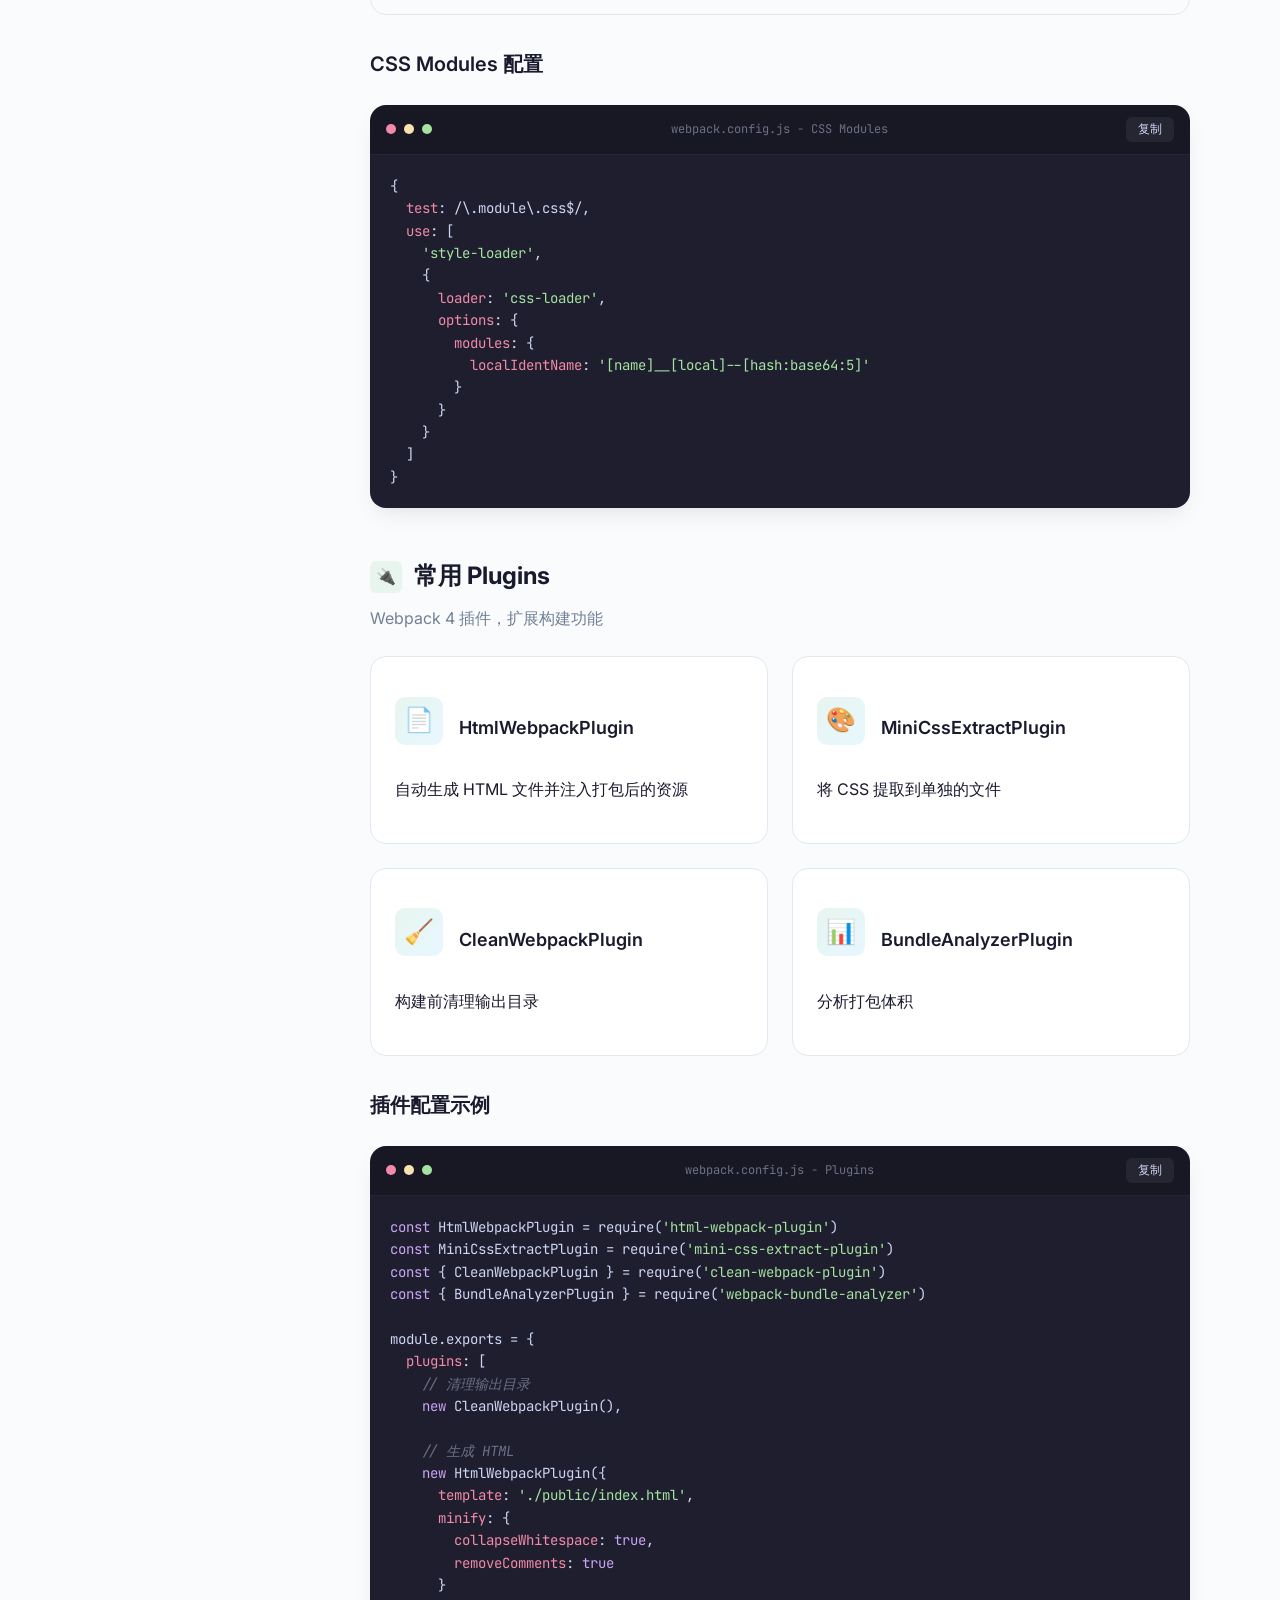
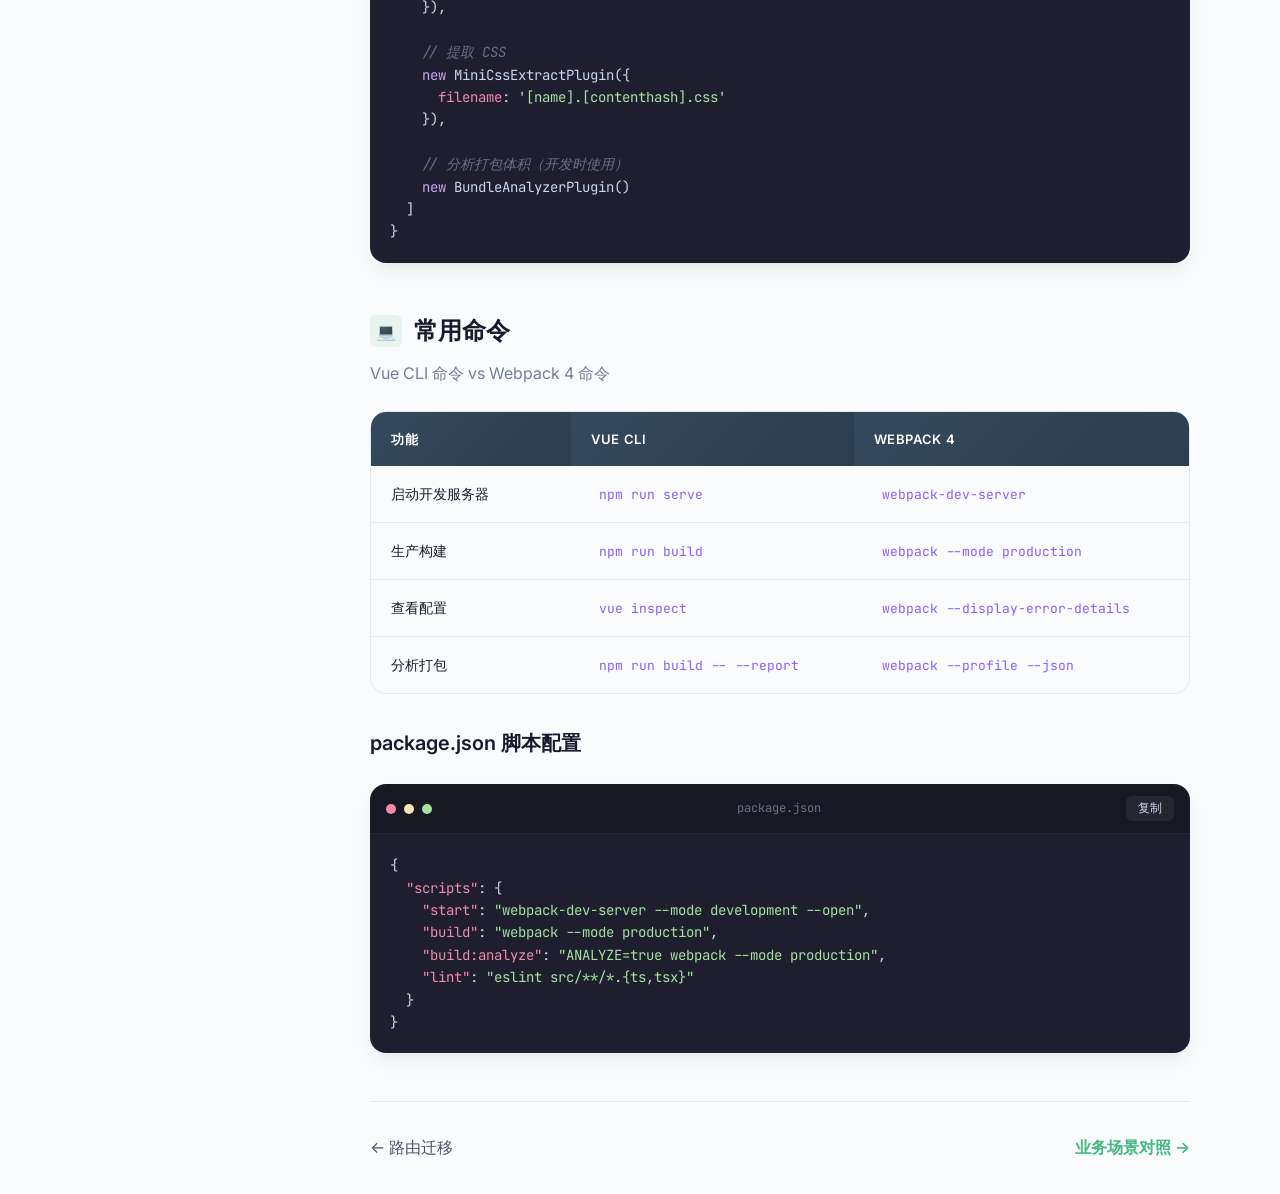
<file: 05-webpack.html>
<!DOCTYPE html>
<html lang="zh-CN">
<head>
  <meta charset="UTF-8">
  <meta name="viewport" content="width=device-width, initial-scale=1.0">
  <title>Webpack 4 配置 - Vue 2 → React 迁移指南</title>
  <link rel="preconnect" href="https://fonts.googleapis.com">
  <link rel="preconnect" href="https://fonts.gstatic.com" crossorigin>
  <link href="https://fonts.googleapis.com/css2?family=Inter:wght@400;500;600;700;800&family=JetBrains+Mono:wght@400;500;600;700&display=swap" rel="stylesheet">
  <link rel="stylesheet" href="assets/style.css">
</head>
<body>
  <div class="app-layout">
    <!-- Mobile Menu Toggle -->
    <button class="mobile-menu-toggle" aria-label="Toggle menu">
      <span></span>
      <span></span>
      <span></span>
    </button>

    <!-- Sidebar -->
    <aside class="sidebar">
      <div class="sidebar-header">
        <a href="index.html" class="sidebar-logo">
          <div class="sidebar-logo-icon">V→R</div>
          <div class="sidebar-logo-text">
            迁移指南
            <small>Vue 2 → React</small>
          </div>
        </a>
      </div>
      <nav class="nav-menu">
        <div class="nav-section">
          <div class="nav-section-title">开始</div>
          <a href="index.html" class="nav-item">
            <span class="nav-item-number">0</span>
            概览
          </a>
        </div>
        <div class="nav-section">
          <div class="nav-section-title">核心模块</div>
          <a href="01-core-concepts.html" class="nav-item">
            <span class="nav-item-number">1</span>
            核心概念对比
          </a>
          <a href="02-component.html" class="nav-item">
            <span class="nav-item-number">2</span>
            组件开发迁移
          </a>
          <a href="03-dva.html" class="nav-item">
            <span class="nav-item-number">3</span>
            dva 数据流
          </a>
        </div>
        <div class="nav-section">
          <div class="nav-section-title">生态工具</div>
          <a href="04-routing.html" class="nav-item">
            <span class="nav-item-number">4</span>
            路由迁移
          </a>
          <a href="05-webpack.html" class="nav-item active">
            <span class="nav-item-number">5</span>
            Webpack 4
          </a>
        </div>
        <div class="nav-section">
          <div class="nav-section-title">实战</div>
          <a href="06-patterns.html" class="nav-item">
            <span class="nav-item-number">6</span>
            业务场景对照
          </a>
        </div>
      </nav>
    </aside>

    <!-- Main Content -->
    <main class="main-content">
      <div class="content-wrapper">
        <!-- Page Header -->
        <div class="page-header">
          <div class="page-breadcrumb">
            <a href="index.html">首页</a>
            <span>/</span>
            <span>Webpack 4</span>
          </div>
          <h1 class="page-title">
            <span class="gradient-text">Webpack 4 配置</span>
          </h1>
          <p class="page-description">
            Vue CLI vs Webpack 4 配置对比、常用 Loader 和 Plugin
          </p>
        </div>

        <!-- Section 1: Config Comparison -->
        <section class="section" id="comparison">
          <div class="section-header">
            <h2 class="section-title">
              <span class="section-title-icon">⚖️</span>
              配置对比
            </h2>
            <p class="section-subtitle">Vue CLI 配置 vs Webpack 4 原生配置</p>
          </div>

          <div class="code-tabs">
            <div class="code-tabs-header">
              <button class="code-tab active" data-tab="vue">
                <span class="code-tab-dot"></span>
                Vue CLI (vue.config.js)
              </button>
              <button class="code-tab" data-tab="react">
                <span class="code-tab-dot"></span>
                Webpack 4 (webpack.config.js)
              </button>
            </div>
            <div class="code-tab-content active" data-tab="vue">
              <pre class="code-block"><code><span class="comment">// vue.config.js</span>
module.exports = {
  <span class="property">publicPath</span>: <span class="string">'/'</span>,
  <span class="property">outputDir</span>: <span class="string">'dist'</span>,
  <span class="property">assetsDir</span>: <span class="string">'static'</span>,
  <span class="property">lintOnSave</span>: <span class="keyword">true</span>,
  <span class="property">devServer</span>: {
    <span class="property">port</span>: <span class="number">8080</span>,
    <span class="property">proxy</span>: {
      <span class="string">'/api'</span>: {
        <span class="property">target</span>: <span class="string">'http://localhost:3000'</span>,
        <span class="property">changeOrigin</span>: <span class="keyword">true</span>
      }
    }
  },
  <span class="function">configureWebpack</span>: {
    <span class="comment">// 简单配置</span>
    <span class="property">resolve</span>: {
      <span class="property">alias</span>: {
        <span class="string">'@'</span>: path.resolve(__dirname, <span class="string">'src'</span>)
      }
    }
  }
}</code></pre>
            </div>
            <div class="code-tab-content" data-tab="react">
              <pre class="code-block"><code><span class="comment">// webpack.config.js</span>
<span class="keyword">const</span> path = require(<span class="string">'path'</span>)
<span class="keyword">const</span> HtmlWebpackPlugin = require(<span class="string">'html-webpack-plugin'</span>)

module.exports = {
  <span class="property">mode</span>: <span class="string">'development'</span>,
  <span class="property">entry</span>: <span class="string">'./src/index.tsx'</span>,
  <span class="property">output</span>: {
    <span class="property">path</span>: path.resolve(__dirname, <span class="string">'dist'</span>),
    <span class="property">filename</span>: <span class="string">'bundle.[hash].js'</span>,
    <span class="property">publicPath</span>: <span class="string">'/'</span>
  },
  <span class="property">module</span>: {
    <span class="property">rules</span>: [
      {
        <span class="property">test</span>: /\.tsx?$/,
        <span class="property">use</span>: <span class="string">'ts-loader'</span>,
        <span class="property">exclude</span>: /node_modules/
      },
      {
        <span class="property">test</span>: /\.less$/,
        <span class="property">use</span>: [
          <span class="string">'style-loader'</span>,
          <span class="string">'css-loader'</span>,
          <span class="string">'less-loader'</span>
        ]
      }
    ]
  },
  <span class="property">resolve</span>: {
    <span class="property">extensions</span>: [<span class="string">'.tsx'</span>, <span class="string">'.ts'</span>, <span class="string">'.js'</span>],
    <span class="property">alias</span>: {
      <span class="string">'@'</span>: path.resolve(__dirname, <span class="string">'src'</span>)
    }
  },
  <span class="property">plugins</span>: [
    <span class="keyword">new</span> HtmlWebpackPlugin({
      <span class="property">template</span>: <span class="string">'./public/index.html'</span>
    })
  ],
  <span class="property">devServer</span>: {
    <span class="property">port</span>: <span class="number">8080</span>,
    <span class="property">historyApiFallback</span>: <span class="keyword">true</span>,
    <span class="property">proxy</span>: {
      <span class="string">'/api'</span>: {
        <span class="property">target</span>: <span class="string">'http://localhost:3000'</span>,
        <span class="property">changeOrigin</span>: <span class="keyword">true</span>
      }
    }
  }
}</code></pre>
            </div>
          </div>
        </section>

        <!-- Section 2: Common Loaders -->
        <section class="section" id="loaders">
          <div class="section-header">
            <h2 class="section-title">
              <span class="section-title-icon">🔧</span>
              常用 Loaders
            </h2>
            <p class="section-subtitle">Webpack 4 处理各种文件类型的加载器</p>
          </div>

          <div class="comparison-table-wrapper">
            <table class="comparison-table">
              <thead>
                <tr>
                  <th>Loader</th>
                  <th>用途</th>
                  <th>配置示例</th>
                </tr>
              </thead>
              <tbody>
                <tr>
                  <td><code>ts-loader</code></td>
                  <td>处理 TypeScript</td>
                  <td><code>test: /\.tsx?$/</code></td>
                </tr>
                <tr>
                  <td><code>babel-loader</code></td>
                  <td>ES6+ 转译</td>
                  <td><code>test: /\.jsx?$/</code></td>
                </tr>
                <tr>
                  <td><code>css-loader</code></td>
                  <td>处理 CSS</td>
                  <td><code>test: /\.css$/</code></td>
                </tr>
                <tr>
                  <td><code>less-loader</code></td>
                  <td>处理 Less</td>
                  <td><code>test: /\.less$/</code></td>
                </tr>
                <tr>
                  <td><code>sass-loader</code></td>
                  <td>处理 Sass/SCSS</td>
                  <td><code>test: /\.scss$/</code></td>
                </tr>
                <tr>
                  <td><code>style-loader</code></td>
                  <td>注入 CSS 到 DOM</td>
                  <td>与 css-loader 配合</td>
                </tr>
                <tr>
                  <td><code>file-loader</code></td>
                  <td>处理文件</td>
                  <td><code>test: /\.(png|jpg|gif)$/</code></td>
                </tr>
              </tbody>
            </table>
          </div>

          <h3>CSS Modules 配置</h3>
          <div class="code-block-wrapper">
            <div class="code-block-header">
              <div class="code-block-dots">
                <span class="code-block-dot"></span>
                <span class="code-block-dot"></span>
                <span class="code-block-dot"></span>
              </div>
              <span class="code-block-title">webpack.config.js - CSS Modules</span>
              <button class="code-block-copy">复制</button>
            </div>
            <pre class="code-block"><code>{
  <span class="property">test</span>: /\.module\.css$/,
  <span class="property">use</span>: [
    <span class="string">'style-loader'</span>,
    {
      <span class="property">loader</span>: <span class="string">'css-loader'</span>,
      <span class="property">options</span>: {
        <span class="property">modules</span>: {
          <span class="property">localIdentName</span>: <span class="string">'[name]__[local]--[hash:base64:5]'</span>
        }
      }
    }
  ]
}</code></pre>
          </div>
        </section>

        <!-- Section 3: Common Plugins -->
        <section class="section" id="plugins">
          <div class="section-header">
            <h2 class="section-title">
              <span class="section-title-icon">🔌</span>
              常用 Plugins
            </h2>
            <p class="section-subtitle">Webpack 4 插件，扩展构建功能</p>
          </div>

          <div class="grid-2">
            <div class="card">
              <div class="card-header">
                <div class="card-icon">📄</div>
                <div>
                  <h3 class="card-title">HtmlWebpackPlugin</h3>
                </div>
              </div>
              <p>自动生成 HTML 文件并注入打包后的资源</p>
            </div>

            <div class="card">
              <div class="card-header">
                <div class="card-icon">🎨</div>
                <div>
                  <h3 class="card-title">MiniCssExtractPlugin</h3>
                </div>
              </div>
              <p>将 CSS 提取到单独的文件</p>
            </div>

            <div class="card">
              <div class="card-header">
                <div class="card-icon">🧹</div>
                <div>
                  <h3 class="card-title">CleanWebpackPlugin</h3>
                </div>
              </div>
              <p>构建前清理输出目录</p>
            </div>

            <div class="card">
              <div class="card-header">
                <div class="card-icon">📊</div>
                <div>
                  <h3 class="card-title">BundleAnalyzerPlugin</h3>
                </div>
              </div>
              <p>分析打包体积</p>
            </div>
          </div>

          <h3>插件配置示例</h3>
          <div class="code-block-wrapper">
            <div class="code-block-header">
              <div class="code-block-dots">
                <span class="code-block-dot"></span>
                <span class="code-block-dot"></span>
                <span class="code-block-dot"></span>
              </div>
              <span class="code-block-title">webpack.config.js - Plugins</span>
              <button class="code-block-copy">复制</button>
            </div>
            <pre class="code-block"><code><span class="keyword">const</span> HtmlWebpackPlugin = require(<span class="string">'html-webpack-plugin'</span>)
<span class="keyword">const</span> MiniCssExtractPlugin = require(<span class="string">'mini-css-extract-plugin'</span>)
<span class="keyword">const</span> { CleanWebpackPlugin } = require(<span class="string">'clean-webpack-plugin'</span>)
<span class="keyword">const</span> { BundleAnalyzerPlugin } = require(<span class="string">'webpack-bundle-analyzer'</span>)

module.exports = {
  <span class="property">plugins</span>: [
    <span class="comment">// 清理输出目录</span>
    <span class="keyword">new</span> CleanWebpackPlugin(),

    <span class="comment">// 生成 HTML</span>
    <span class="keyword">new</span> HtmlWebpackPlugin({
      <span class="property">template</span>: <span class="string">'./public/index.html'</span>,
      <span class="property">minify</span>: {
        <span class="property">collapseWhitespace</span>: <span class="keyword">true</span>,
        <span class="property">removeComments</span>: <span class="keyword">true</span>
      }
    }),

    <span class="comment">// 提取 CSS</span>
    <span class="keyword">new</span> MiniCssExtractPlugin({
      <span class="property">filename</span>: <span class="string">'[name].[contenthash].css'</span>
    }),

    <span class="comment">// 分析打包体积（开发时使用）</span>
    <span class="keyword">new</span> BundleAnalyzerPlugin()
  ]
}</code></pre>
          </div>
        </section>

        <!-- Section 4: Commands -->
        <section class="section" id="commands">
          <div class="section-header">
            <h2 class="section-title">
              <span class="section-title-icon">💻</span>
              常用命令
            </h2>
            <p class="section-subtitle">Vue CLI 命令 vs Webpack 4 命令</p>
          </div>

          <div class="comparison-table-wrapper">
            <table class="comparison-table">
              <thead>
                <tr>
                  <th>功能</th>
                  <th>Vue CLI</th>
                  <th>Webpack 4</th>
                </tr>
              </thead>
              <tbody>
                <tr>
                  <td>启动开发服务器</td>
                  <td><code>npm run serve</code></td>
                  <td><code>webpack-dev-server</code></td>
                </tr>
                <tr>
                  <td>生产构建</td>
                  <td><code>npm run build</code></td>
                  <td><code>webpack --mode production</code></td>
                </tr>
                <tr>
                  <td>查看配置</td>
                  <td><code>vue inspect</code></td>
                  <td><code>webpack --display-error-details</code></td>
                </tr>
                <tr>
                  <td>分析打包</td>
                  <td><code>npm run build -- --report</code></td>
                  <td><code>webpack --profile --json</code></td>
                </tr>
              </tbody>
            </table>
          </div>

          <h3>package.json 脚本配置</h3>
          <div class="code-block-wrapper">
            <div class="code-block-header">
              <div class="code-block-dots">
                <span class="code-block-dot"></span>
                <span class="code-block-dot"></span>
                <span class="code-block-dot"></span>
              </div>
              <span class="code-block-title">package.json</span>
              <button class="code-block-copy">复制</button>
            </div>
            <pre class="code-block"><code>{
  <span class="property">"scripts"</span>: {
    <span class="property">"start"</span>: <span class="string">"webpack-dev-server --mode development --open"</span>,
    <span class="property">"build"</span>: <span class="string">"webpack --mode production"</span>,
    <span class="property">"build:analyze"</span>: <span class="string">"ANALYZE=true webpack --mode production"</span>,
    <span class="property">"lint"</span>: <span class="string">"eslint src/**/*.{ts,tsx}"</span>
  }
}</code></pre>
          </div>
        </section>

        <!-- Navigation -->
        <div style="display: flex; justify-content: space-between; margin-top: var(--space-12); padding-top: var(--space-8); border-top: 1px solid var(--border-color);">
          <a href="04-routing.html" style="display: flex; align-items: center; gap: var(--space-2); color: var(--text-secondary); text-decoration: none;">
            ← 路由迁移
          </a>
          <a href="06-patterns.html" style="display: flex; align-items: center; gap: var(--space-2); color: var(--vue-primary); text-decoration: none; font-weight: 600;">
            业务场景对照 →
          </a>
        </div>
      </div>
    </main>
  </div>

  <script src="assets/app.js"></script>
</body>
</html>
</file>
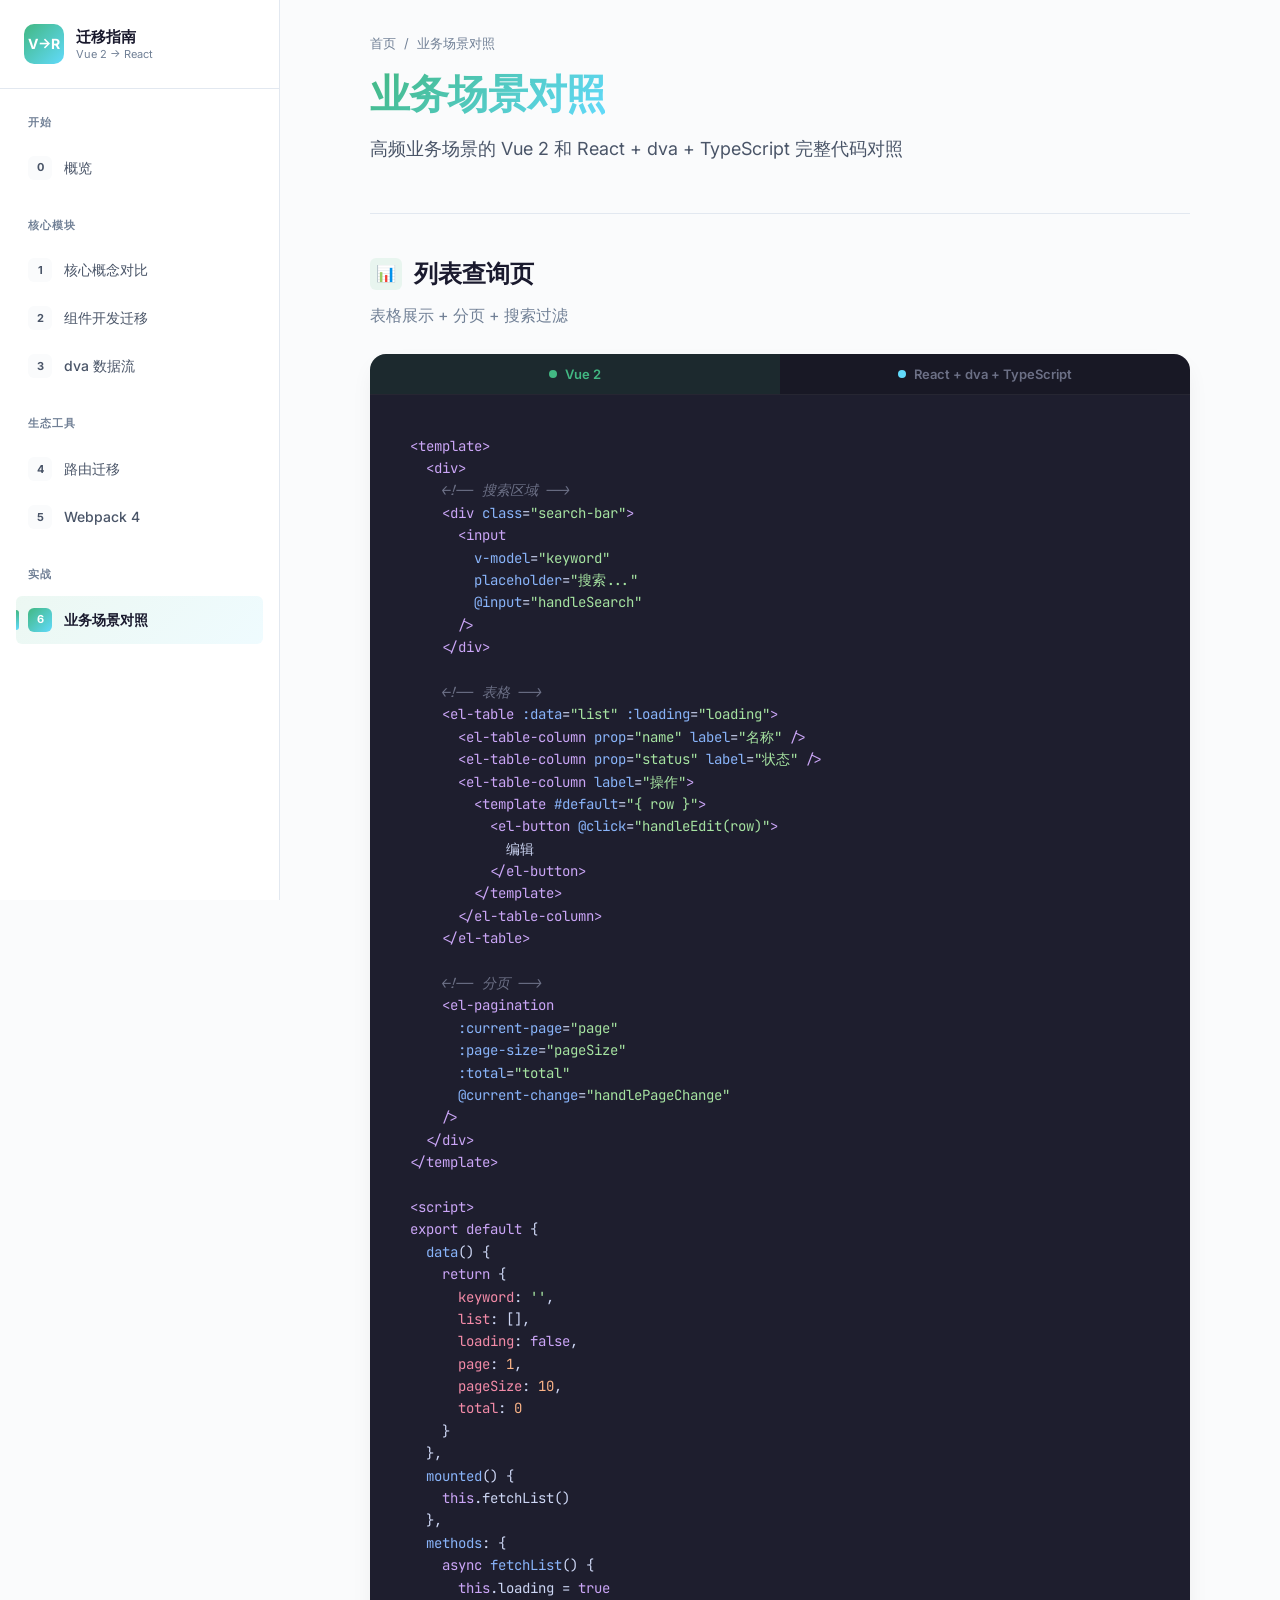
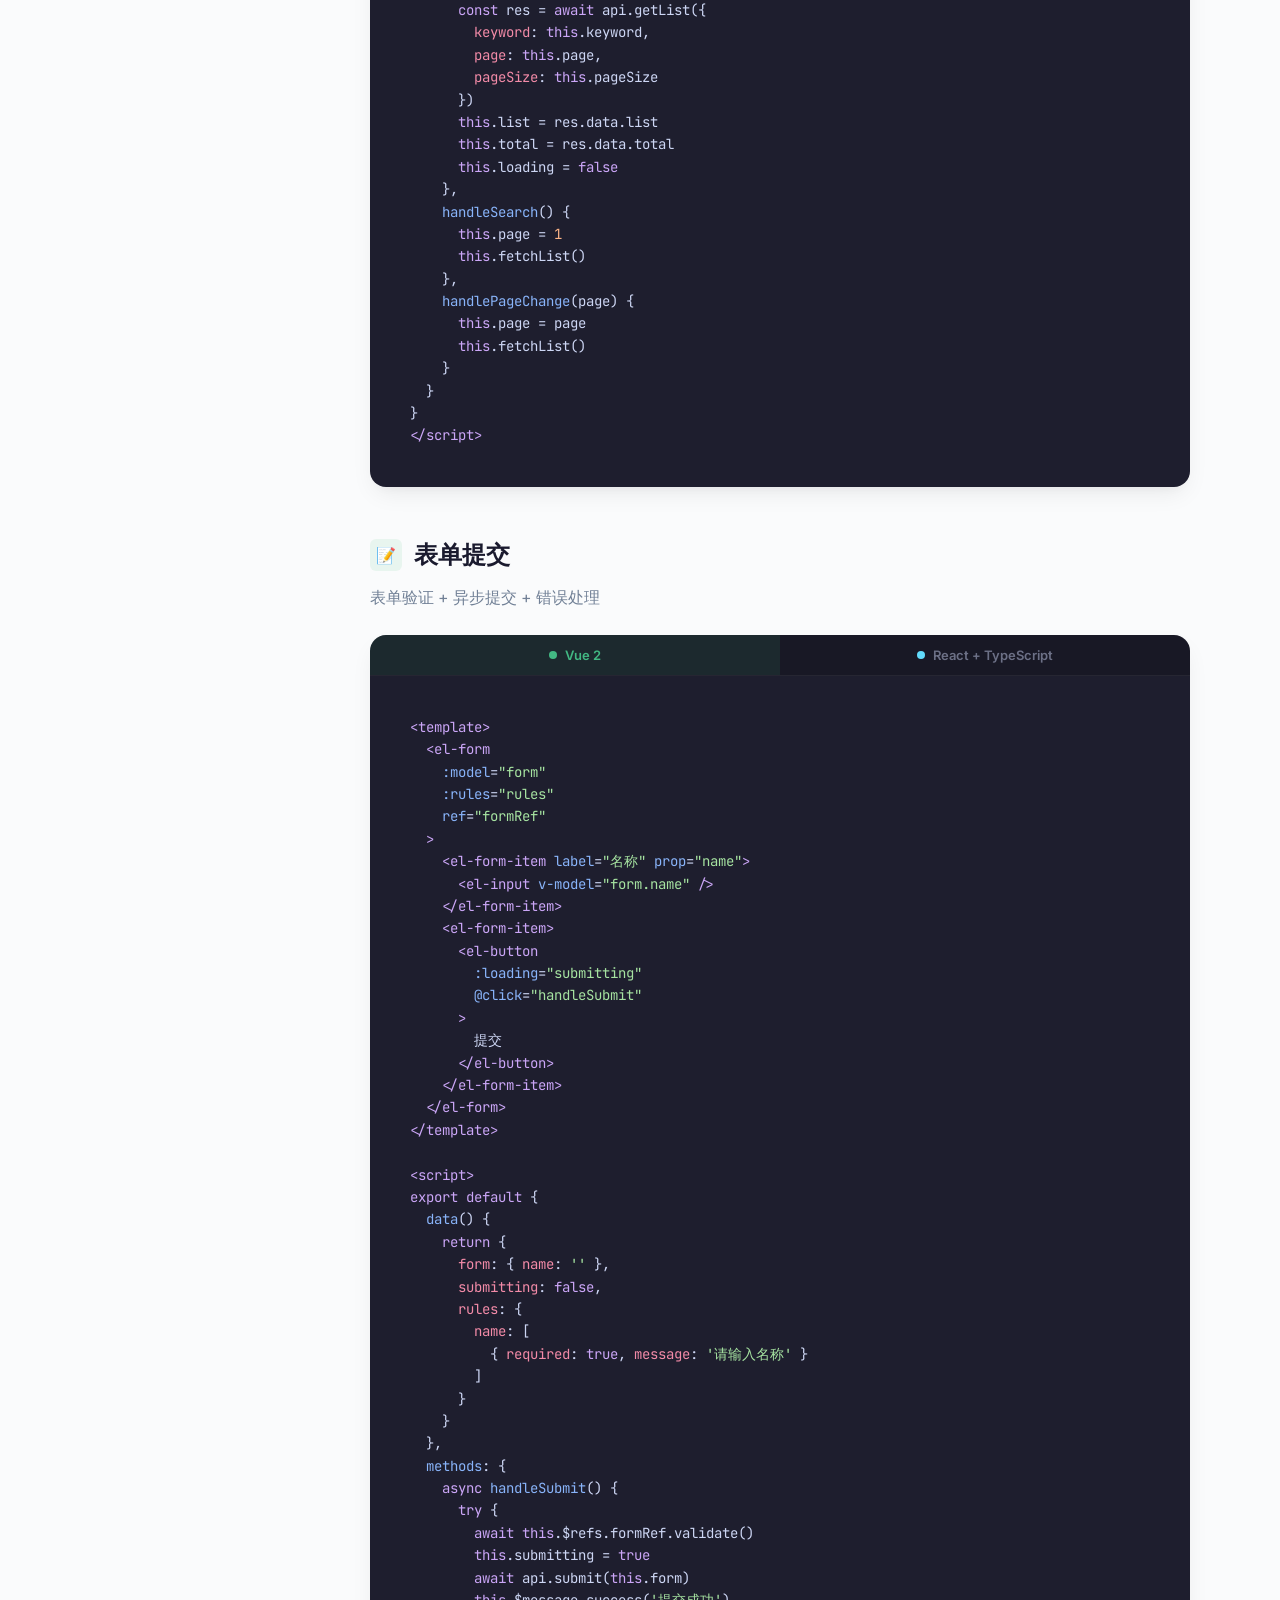
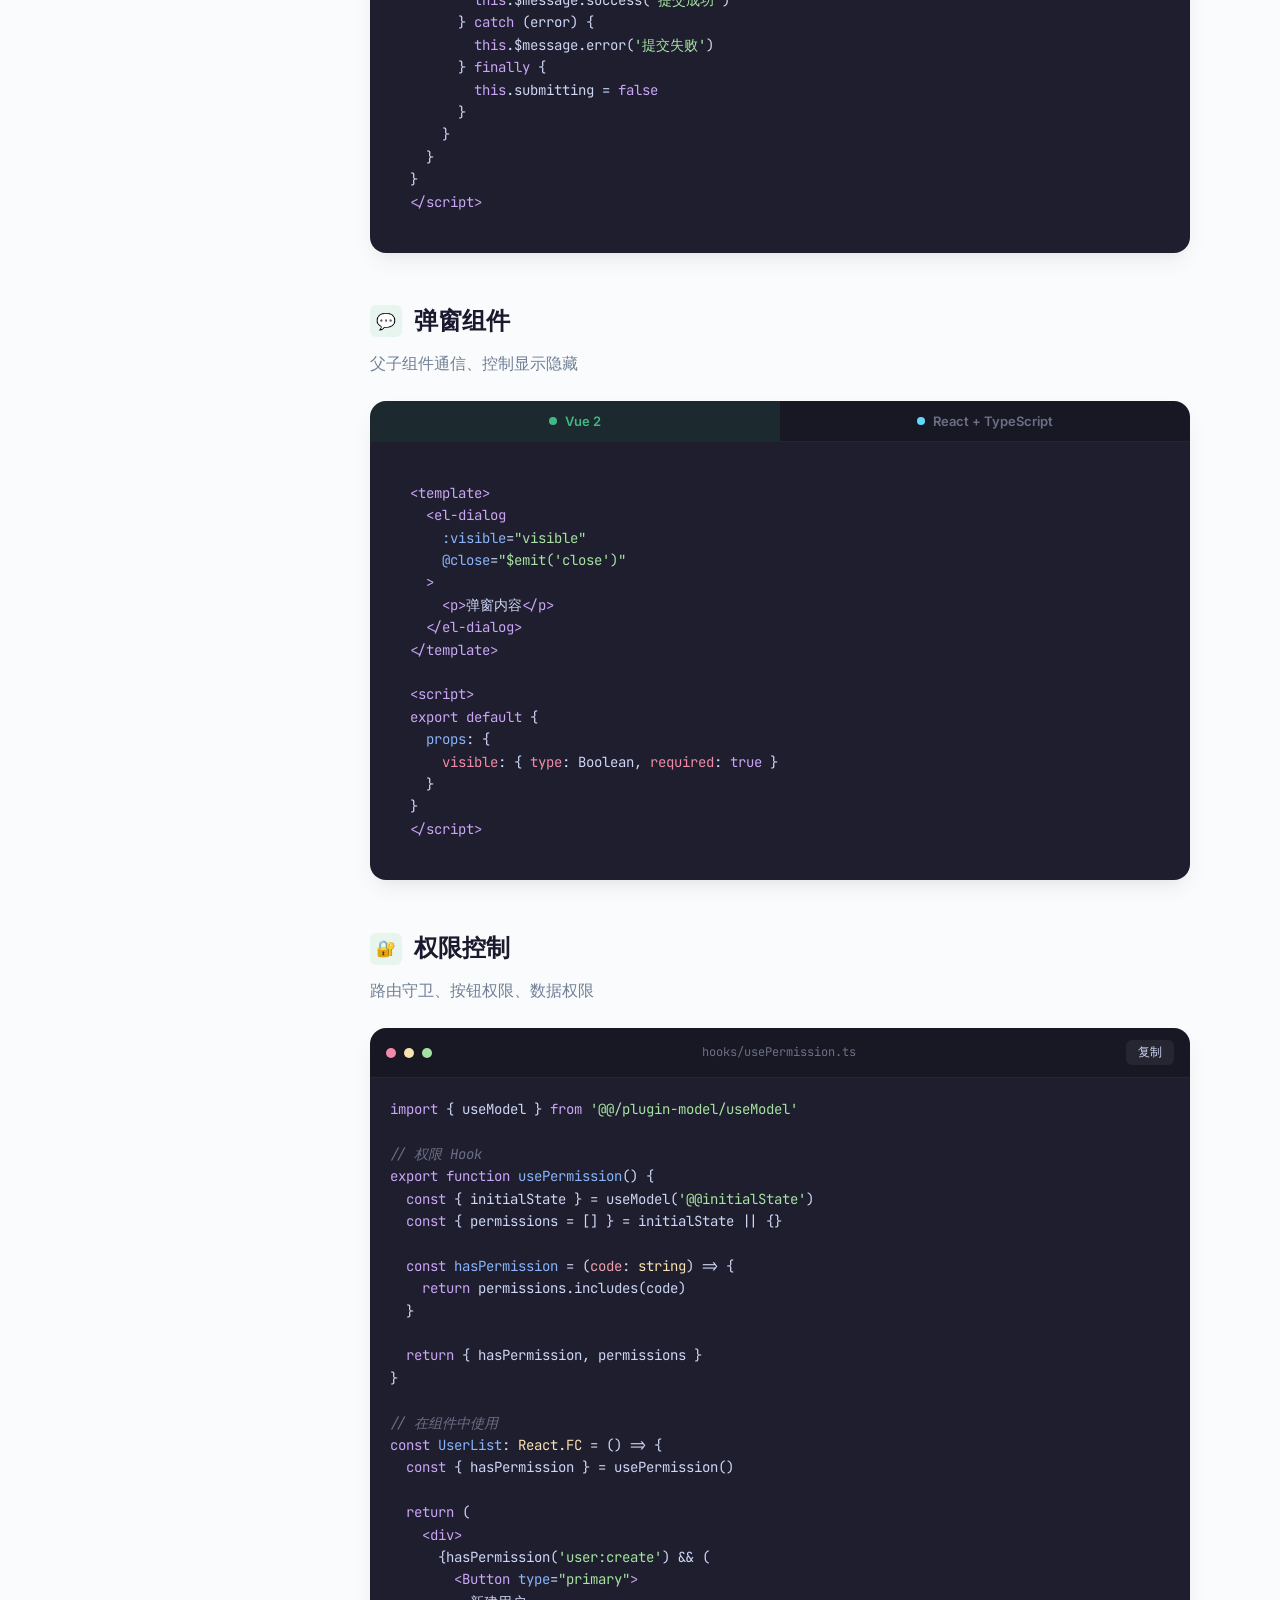
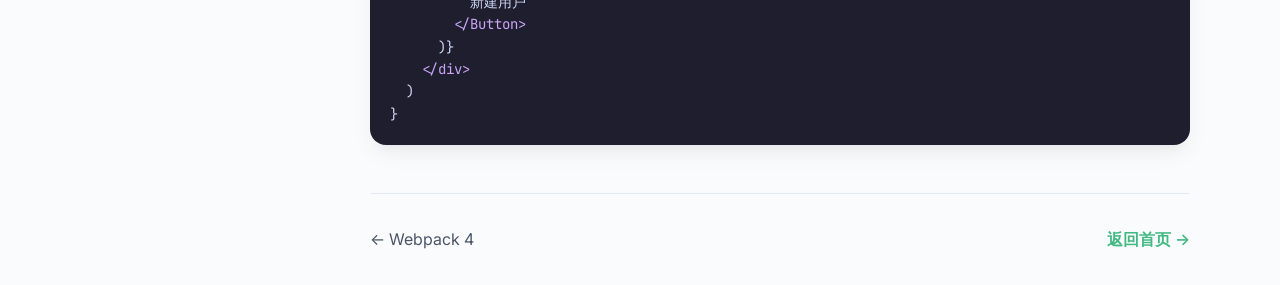
<file: 06-patterns.html>
<!DOCTYPE html>
<html lang="zh-CN">
<head>
  <meta charset="UTF-8">
  <meta name="viewport" content="width=device-width, initial-scale=1.0">
  <title>业务场景对照 - Vue 2 → React 迁移指南</title>
  <link rel="preconnect" href="https://fonts.googleapis.com">
  <link rel="preconnect" href="https://fonts.gstatic.com" crossorigin>
  <link href="https://fonts.googleapis.com/css2?family=Inter:wght@400;500;600;700;800&family=JetBrains+Mono:wght@400;500;600;700&display=swap" rel="stylesheet">
  <link rel="stylesheet" href="assets/style.css">
</head>
<body>
  <div class="app-layout">
    <!-- Mobile Menu Toggle -->
    <button class="mobile-menu-toggle" aria-label="Toggle menu">
      <span></span>
      <span></span>
      <span></span>
    </button>

    <!-- Sidebar -->
    <aside class="sidebar">
      <div class="sidebar-header">
        <a href="index.html" class="sidebar-logo">
          <div class="sidebar-logo-icon">V→R</div>
          <div class="sidebar-logo-text">
            迁移指南
            <small>Vue 2 → React</small>
          </div>
        </a>
      </div>
      <nav class="nav-menu">
        <div class="nav-section">
          <div class="nav-section-title">开始</div>
          <a href="index.html" class="nav-item">
            <span class="nav-item-number">0</span>
            概览
          </a>
        </div>
        <div class="nav-section">
          <div class="nav-section-title">核心模块</div>
          <a href="01-core-concepts.html" class="nav-item">
            <span class="nav-item-number">1</span>
            核心概念对比
          </a>
          <a href="02-component.html" class="nav-item">
            <span class="nav-item-number">2</span>
            组件开发迁移
          </a>
          <a href="03-dva.html" class="nav-item">
            <span class="nav-item-number">3</span>
            dva 数据流
          </a>
        </div>
        <div class="nav-section">
          <div class="nav-section-title">生态工具</div>
          <a href="04-routing.html" class="nav-item">
            <span class="nav-item-number">4</span>
            路由迁移
          </a>
          <a href="05-webpack.html" class="nav-item">
            <span class="nav-item-number">5</span>
            Webpack 4
          </a>
        </div>
        <div class="nav-section">
          <div class="nav-section-title">实战</div>
          <a href="06-patterns.html" class="nav-item active">
            <span class="nav-item-number">6</span>
            业务场景对照
          </a>
        </div>
      </nav>
    </aside>

    <!-- Main Content -->
    <main class="main-content">
      <div class="content-wrapper">
        <!-- Page Header -->
        <div class="page-header">
          <div class="page-breadcrumb">
            <a href="index.html">首页</a>
            <span>/</span>
            <span>业务场景对照</span>
          </div>
          <h1 class="page-title">
            <span class="gradient-text">业务场景对照</span>
          </h1>
          <p class="page-description">
            高频业务场景的 Vue 2 和 React + dva + TypeScript 完整代码对照
          </p>
        </div>

        <!-- Pattern 1: List Page -->
        <section class="section" id="list-page">
          <div class="section-header">
            <h2 class="section-title">
              <span class="section-title-icon">📊</span>
              列表查询页
            </h2>
            <p class="section-subtitle">表格展示 + 分页 + 搜索过滤</p>
          </div>

          <div class="code-tabs">
            <div class="code-tabs-header">
              <button class="code-tab active" data-tab="vue">
                <span class="code-tab-dot"></span>
                Vue 2
              </button>
              <button class="code-tab" data-tab="react">
                <span class="code-tab-dot"></span>
                React + dva + TypeScript
              </button>
            </div>
            <div class="code-tab-content active" data-tab="vue">
              <pre class="code-block"><code><span class="tag">&lt;template&gt;</span>
  <span class="tag">&lt;div&gt;</span>
    <span class="comment">&lt;!-- 搜索区域 --&gt;</span>
    <span class="tag">&lt;div</span> <span class="attr-name">class</span>=<span class="string">"search-bar"</span><span class="tag">&gt;</span>
      <span class="tag">&lt;input</span>
        <span class="attr-name">v-model</span>=<span class="string">"keyword"</span>
        <span class="attr-name">placeholder</span>=<span class="string">"搜索..."</span>
        <span class="attr-name">@input</span>=<span class="string">"handleSearch"</span>
      <span class="tag">/&gt;</span>
    <span class="tag">&lt;/div&gt;</span>

    <span class="comment">&lt;!-- 表格 --&gt;</span>
    <span class="tag">&lt;el-table</span> <span class="attr-name">:data</span>=<span class="string">"list"</span> <span class="attr-name">:loading</span>=<span class="string">"loading"</span><span class="tag">&gt;</span>
      <span class="tag">&lt;el-table-column</span> <span class="attr-name">prop</span>=<span class="string">"name"</span> <span class="attr-name">label</span>=<span class="string">"名称"</span> <span class="tag">/&gt;</span>
      <span class="tag">&lt;el-table-column</span> <span class="attr-name">prop</span>=<span class="string">"status"</span> <span class="attr-name">label</span>=<span class="string">"状态"</span> <span class="tag">/&gt;</span>
      <span class="tag">&lt;el-table-column</span> <span class="attr-name">label</span>=<span class="string">"操作"</span><span class="tag">&gt;</span>
        <span class="tag">&lt;template</span> <span class="attr-name">#default</span>=<span class="string">"{ row }"</span><span class="tag">&gt;</span>
          <span class="tag">&lt;el-button</span> <span class="attr-name">@click</span>=<span class="string">"handleEdit(row)"</span><span class="tag">&gt;</span>
            编辑
          <span class="tag">&lt;/el-button&gt;</span>
        <span class="tag">&lt;/template&gt;</span>
      <span class="tag">&lt;/el-table-column&gt;</span>
    <span class="tag">&lt;/el-table&gt;</span>

    <span class="comment">&lt;!-- 分页 --&gt;</span>
    <span class="tag">&lt;el-pagination</span>
      <span class="attr-name">:current-page</span>=<span class="string">"page"</span>
      <span class="attr-name">:page-size</span>=<span class="string">"pageSize"</span>
      <span class="attr-name">:total</span>=<span class="string">"total"</span>
      <span class="attr-name">@current-change</span>=<span class="string">"handlePageChange"</span>
    <span class="tag">/&gt;</span>
  <span class="tag">&lt;/div&gt;</span>
<span class="tag">&lt;/template&gt;</span>

<span class="tag">&lt;script&gt;</span>
<span class="keyword">export default</span> {
  <span class="function">data</span>() {
    <span class="keyword">return</span> {
      <span class="property">keyword</span>: <span class="string">''</span>,
      <span class="property">list</span>: [],
      <span class="property">loading</span>: <span class="keyword">false</span>,
      <span class="property">page</span>: <span class="number">1</span>,
      <span class="property">pageSize</span>: <span class="number">10</span>,
      <span class="property">total</span>: <span class="number">0</span>
    }
  },
  <span class="function">mounted</span>() {
    <span class="keyword">this</span>.fetchList()
  },
  <span class="function">methods</span>: {
    <span class="keyword">async</span> <span class="function">fetchList</span>() {
      <span class="keyword">this</span>.loading = <span class="keyword">true</span>
      <span class="keyword">const</span> res = <span class="keyword">await</span> api.getList({
        <span class="property">keyword</span>: <span class="keyword">this</span>.keyword,
        <span class="property">page</span>: <span class="keyword">this</span>.page,
        <span class="property">pageSize</span>: <span class="keyword">this</span>.pageSize
      })
      <span class="keyword">this</span>.list = res.data.list
      <span class="keyword">this</span>.total = res.data.total
      <span class="keyword">this</span>.loading = <span class="keyword">false</span>
    },
    <span class="function">handleSearch</span>() {
      <span class="keyword">this</span>.page = <span class="number">1</span>
      <span class="keyword">this</span>.fetchList()
    },
    <span class="function">handlePageChange</span>(page) {
      <span class="keyword">this</span>.page = page
      <span class="keyword">this</span>.fetchList()
    }
  }
}
<span class="tag">&lt;/script&gt;</span></code></pre>
            </div>
            <div class="code-tab-content" data-tab="react">
              <pre class="code-block"><code><span class="comment">// models/list.ts</span>
<span class="keyword">import</span> { Effect, Reducer } <span class="keyword">from</span> <span class="string">'dva'</span>

<span class="keyword">interface</span> <span class="class-name">ListItem</span> {
  <span class="property">id</span>: <span class="type">string</span>
  <span class="property">name</span>: <span class="type">string</span>
  <span class="property">status</span>: <span class="type">string</span>
}

<span class="keyword">interface</span> <span class="class-name">ListModelState</span> {
  <span class="property">list</span>: <span class="class-name">ListItem</span>[]
  <span class="property">total</span>: <span class="type">number</span>
  <span class="property">page</span>: <span class="type">number</span>
  <span class="property">keyword</span>: <span class="type">string</span>
}

<span class="keyword">interface</span> <span class="class-name">ListModelType</span> {
  <span class="property">namespace</span>: <span class="string">'list'</span>
  <span class="property">state</span>: <span class="class-name">ListModelState</span>
  <span class="property">effects</span>: {
    <span class="property">fetchList</span>: <span class="type">Effect</span>
  }
  <span class="property">reducers</span>: {
    <span class="property">setList</span>: <span class="type">Reducer</span>&lt;<span class="class-name">ListModelState</span>&gt;
    <span class="property">setPage</span>: <span class="type">Reducer</span>&lt;<span class="class-name">ListModelState</span>&gt;
    <span class="property">setKeyword</span>: <span class="type">Reducer</span>&lt;<span class="class-name">ListModelState</span>&gt;
  }
}

<span class="keyword">const</span> <span class="class-name">ListModel</span>: <span class="class-name">ListModelType</span> = {
  <span class="property">namespace</span>: <span class="string">'list'</span>,

  <span class="property">state</span>: {
    <span class="property">list</span>: [],
    <span class="property">total</span>: <span class="number">0</span>,
    <span class="property">page</span>: <span class="number">1</span>,
    <span class="property">keyword</span>: <span class="string">''</span>
  },

  <span class="property">effects</span>: {
    *<span class="function">fetchList</span>({ <span class="property">payload</span> }, { <span class="property">call</span>, <span class="property">put</span>, <span class="property">select</span> }) {
      <span class="keyword">const</span> { page, keyword } = <span class="keyword">yield</span> select(<span class="parameter">state</span> => state.list)
      <span class="keyword">const</span> res = <span class="keyword">yield</span> call(api.getList, {
        <span class="property">keyword</span>: payload?.keyword ?? keyword,
        <span class="property">page</span>: payload?.page ?? page,
        <span class="property">pageSize</span>: <span class="number">10</span>
      })
      <span class="keyword">yield</span> put({ <span class="property">type</span>: <span class="string">'setList'</span>, <span class="property">payload</span>: res.data })
    }
  },

  <span class="property">reducers</span>: {
    <span class="function">setList</span>(<span class="parameter">state</span>, { <span class="property">payload</span> }) {
      <span class="keyword">return</span> { ...state, <span class="property">list</span>: payload.list, <span class="property">total</span>: payload.total }
    },
    <span class="function">setPage</span>(<span class="parameter">state</span>, { <span class="property">payload</span> }) {
      <span class="keyword">return</span> { ...state, <span class="property">page</span>: payload }
    },
    <span class="function">setKeyword</span>(<span class="parameter">state</span>, { <span class="property">payload</span> }) {
      <span class="keyword">return</span> { ...state, <span class="property">keyword</span>: payload, <span class="property">page</span>: <span class="number">1</span> }
    }
  }
}

<span class="keyword">export default</span> ListModel

<span class="comment">// ============================================</span>
<span class="comment">// pages/ListPage.tsx</span>
<span class="comment">// ============================================</span>
<span class="keyword">import</span> React, { useEffect } <span class="keyword">from</span> <span class="string">'react'</span>
<span class="keyword">import</span> { connect } <span class="keyword">from</span> <span class="string">'dva'</span>
<span class="keyword">import</span> { Table, Input, Pagination } <span class="keyword">from</span> <span class="string">'antd'</span>

<span class="keyword">interface</span> <span class="class-name">ListPageProps</span> {
  <span class="property">list</span>: <span class="class-name">ListItem</span>[]
  <span class="property">total</span>: <span class="type">number</span>
  <span class="property">page</span>: <span class="type">number</span>
  <span class="property">keyword</span>: <span class="type">string</span>
  <span class="property">loading</span>: <span class="type">boolean</span>
  <span class="property">dispatch</span>: <span class="type">Dispatch</span>
}

<span class="keyword">const</span> <span class="function">ListPage</span>: <span class="type">React.FC</span>&lt;<span class="class-name">ListPageProps</span>&gt; = ({
  list, total, page, keyword, loading, dispatch
}) => {
  useEffect(() => {
    dispatch({ <span class="property">type</span>: <span class="string">'list/fetchList'</span> })
  }, [page, keyword])

  <span class="keyword">const</span> <span class="function">handleSearch</span> = (<span class="parameter">value</span>: <span class="type">string</span>) => {
    dispatch({ <span class="property">type</span>: <span class="string">'list/setKeyword'</span>, <span class="property">payload</span>: value })
  }

  <span class="keyword">const</span> <span class="function">handlePageChange</span> = (<span class="parameter">newPage</span>: <span class="type">number</span>) => {
    dispatch({ <span class="property">type</span>: <span class="string">'list/setPage'</span>, <span class="property">payload</span>: newPage })
  }

  <span class="keyword">const</span> columns = [
    { <span class="property">title</span>: <span class="string">'名称'</span>, <span class="property">dataIndex</span>: <span class="string">'name'</span> },
    { <span class="property">title</span>: <span class="string">'状态'</span>, <span class="property">dataIndex</span>: <span class="string">'status'</span> },
    {
      <span class="property">title</span>: <span class="string">'操作'</span>,
      <span class="property">render</span>: (<span class="parameter">_:</span> <span class="type">any</span>, <span class="parameter">record:</span> <span class="class-name">ListItem</span>) => (
        <span class="tag">&lt;Button</span> <span class="jsx-attr">onClick</span>={() => handleEdit(record)}<span class="tag">&gt;</span>
          编辑
        <span class="tag">&lt;/Button&gt;</span>
      )
    }
  ]

  <span class="keyword">return</span> (
    <span class="tag">&lt;div&gt;</span>
      <span class="tag">&lt;Input.Search</span>
        <span class="jsx-attr">value</span>={keyword}
        <span class="jsx-attr">onChange</span>={(<span class="parameter">e</span>) => handleSearch(e.target.value)}
        <span class="jsx-attr">placeholder</span>=<span class="string">"搜索..."</span>
      <span class="tag">/&gt;</span>

      <span class="tag">&lt;Table</span>
        <span class="jsx-attr">dataSource</span>={list}
        <span class="jsx-attr">columns</span>={columns}
        <span class="jsx-attr">loading</span>={loading}
        <span class="jsx-attr">rowKey</span>=<span class="string">"id"</span>
        <span class="jsx-attr">pagination</span>={<span class="keyword">false</span>}
      <span class="tag">/&gt;</span>

      <span class="tag">&lt;Pagination</span>
        <span class="jsx-attr">current</span>={page}
        <span class="jsx-attr">total</span>={total}
        <span class="jsx-attr">pageSize</span>={<span class="number">10</span>}
        <span class="jsx-attr">onChange</span>={handlePageChange}
      <span class="tag">/&gt;</span>
    <span class="tag">&lt;/div&gt;</span>
  )
}

<span class="keyword">const</span> <span class="function">mapStateToProps</span> = (<span class="parameter">state</span>: <span class="type">any</span>) => ({
  <span class="property">list</span>: state.list.list,
  <span class="property">total</span>: state.list.total,
  <span class="property">page</span>: state.list.page,
  <span class="property">keyword</span>: state.list.keyword,
  <span class="property">loading</span>: state.loading.effects[<span class="string">'list/fetchList'</span>]
})

<span class="keyword">export default</span> connect(mapStateToProps)(ListPage)</code></pre>
            </div>
          </div>
        </section>

        <!-- Pattern 2: Form Submit -->
        <section class="section" id="form-submit">
          <div class="section-header">
            <h2 class="section-title">
              <span class="section-title-icon">📝</span>
              表单提交
            </h2>
            <p class="section-subtitle">表单验证 + 异步提交 + 错误处理</p>
          </div>

          <div class="code-tabs">
            <div class="code-tabs-header">
              <button class="code-tab active" data-tab="vue">
                <span class="code-tab-dot"></span>
                Vue 2
              </button>
              <button class="code-tab" data-tab="react">
                <span class="code-tab-dot"></span>
                React + TypeScript
              </button>
            </div>
            <div class="code-tab-content active" data-tab="vue">
              <pre class="code-block"><code><span class="tag">&lt;template&gt;</span>
  <span class="tag">&lt;el-form</span>
    <span class="attr-name">:model</span>=<span class="string">"form"</span>
    <span class="attr-name">:rules</span>=<span class="string">"rules"</span>
    <span class="attr-name">ref</span>=<span class="string">"formRef"</span>
  <span class="tag">&gt;</span>
    <span class="tag">&lt;el-form-item</span> <span class="attr-name">label</span>=<span class="string">"名称"</span> <span class="attr-name">prop</span>=<span class="string">"name"</span><span class="tag">&gt;</span>
      <span class="tag">&lt;el-input</span> <span class="attr-name">v-model</span>=<span class="string">"form.name"</span> <span class="tag">/&gt;</span>
    <span class="tag">&lt;/el-form-item&gt;</span>
    <span class="tag">&lt;el-form-item&gt;</span>
      <span class="tag">&lt;el-button</span>
        <span class="attr-name">:loading</span>=<span class="string">"submitting"</span>
        <span class="attr-name">@click</span>=<span class="string">"handleSubmit"</span>
      <span class="tag">&gt;</span>
        提交
      <span class="tag">&lt;/el-button&gt;</span>
    <span class="tag">&lt;/el-form-item&gt;</span>
  <span class="tag">&lt;/el-form&gt;</span>
<span class="tag">&lt;/template&gt;</span>

<span class="tag">&lt;script&gt;</span>
<span class="keyword">export default</span> {
  <span class="function">data</span>() {
    <span class="keyword">return</span> {
      <span class="property">form</span>: { <span class="property">name</span>: <span class="string">''</span> },
      <span class="property">submitting</span>: <span class="keyword">false</span>,
      <span class="property">rules</span>: {
        <span class="property">name</span>: [
          { <span class="property">required</span>: <span class="keyword">true</span>, <span class="property">message</span>: <span class="string">'请输入名称'</span> }
        ]
      }
    }
  },
  <span class="function">methods</span>: {
    <span class="keyword">async</span> <span class="function">handleSubmit</span>() {
      <span class="keyword">try</span> {
        <span class="keyword">await</span> <span class="keyword">this</span>.$refs.formRef.validate()
        <span class="keyword">this</span>.submitting = <span class="keyword">true</span>
        <span class="keyword">await</span> api.submit(<span class="keyword">this</span>.form)
        <span class="keyword">this</span>.$message.success(<span class="string">'提交成功'</span>)
      } <span class="keyword">catch</span> (error) {
        <span class="keyword">this</span>.$message.error(<span class="string">'提交失败'</span>)
      } <span class="keyword">finally</span> {
        <span class="keyword">this</span>.submitting = <span class="keyword">false</span>
      }
    }
  }
}
<span class="tag">&lt;/script&gt;</span></code></pre>
            </div>
            <div class="code-tab-content" data-tab="react">
              <pre class="code-block"><code><span class="keyword">import</span> React, { useState } <span class="keyword">from</span> <span class="string">'react'</span>
<span class="keyword">import</span> { Form, Input, Button, message } <span class="keyword">from</span> <span class="string">'antd'</span>

<span class="keyword">interface</span> <span class="class-name">FormValues</span> {
  <span class="property">name</span>: <span class="type">string</span>
}

<span class="keyword">const</span> <span class="function">SubmitPage</span>: <span class="type">React.FC</span> = () => {
  <span class="keyword">const</span> [form] = Form.useForm&lt;<span class="class-name">FormValues</span>&gt;()
  <span class="keyword">const</span> [submitting, setSubmitting] = useState(<span class="keyword">false</span>)

  <span class="keyword">const</span> <span class="function">handleSubmit</span> = <span class="keyword">async</span> (<span class="parameter">values</span>: <span class="class-name">FormValues</span>) => {
    setSubmitting(<span class="keyword">true</span>)
    <span class="keyword">try</span> {
      <span class="keyword">await</span> api.submit(values)
      message.success(<span class="string">'提交成功'</span>)
      form.resetFields()
    } <span class="keyword">catch</span> (error) {
      message.error(<span class="string">'提交失败'</span>)
    } <span class="keyword">finally</span> {
      setSubmitting(<span class="keyword">false</span>)
    }
  }

  <span class="keyword">return</span> (
    <span class="tag">&lt;Form</span>
      <span class="jsx-attr">form</span>={form}
      <span class="jsx-attr">onFinish</span>={handleSubmit}
    <span class="tag">&gt;</span>
      <span class="tag">&lt;Form.Item</span>
        <span class="jsx-attr">name</span>=<span class="string">"name"</span>
        <span class="jsx-attr">rules</span>={[{ <span class="jsx-attr">required</span>: <span class="keyword">true</span>, <span class="jsx-attr">message</span>: <span class="string">'请输入名称'</span> }]}
        <span class="jsx-attr">label</span>=<span class="string">"名称"</span>
      <span class="tag">&gt;</span>
        <span class="tag">&lt;Input /&gt;</span>
      <span class="tag">&lt;/Form.Item&gt;</span>

      <span class="tag">&lt;Form.Item&gt;</span>
        <span class="tag">&lt;Button</span>
          <span class="jsx-attr">type</span>=<span class="string">"primary"</span>
          <span class="jsx-attr">htmlType</span>=<span class="string">"submit"</span>
          <span class="jsx-attr">loading</span>={submitting}
        <span class="tag">&gt;</span>
          提交
        <span class="tag">&lt;/Button&gt;</span>
      <span class="tag">&lt;/Form.Item&gt;</span>
    <span class="tag">&lt;/Form&gt;</span>
  )
}

<span class="keyword">export default</span> SubmitPage</code></pre>
            </div>
          </div>
        </section>

        <!-- Pattern 3: Modal -->
        <section class="section" id="modal">
          <div class="section-header">
            <h2 class="section-title">
              <span class="section-title-icon">💬</span>
              弹窗组件
            </h2>
            <p class="section-subtitle">父子组件通信、控制显示隐藏</p>
          </div>

          <div class="code-tabs">
            <div class="code-tabs-header">
              <button class="code-tab active" data-tab="vue">
                <span class="code-tab-dot"></span>
                Vue 2
              </button>
              <button class="code-tab" data-tab="react">
                <span class="code-tab-dot"></span>
                React + TypeScript
              </button>
            </div>
            <div class="code-tab-content active" data-tab="vue">
              <pre class="code-block"><code><span class="tag">&lt;template&gt;</span>
  <span class="tag">&lt;el-dialog</span>
    <span class="attr-name">:visible</span>=<span class="string">"visible"</span>
    <span class="attr-name">@close</span>=<span class="string">"$emit('close')"</span>
  <span class="tag">&gt;</span>
    <span class="tag">&lt;p&gt;</span>弹窗内容<span class="tag">&lt;/p&gt;</span>
  <span class="tag">&lt;/el-dialog&gt;</span>
<span class="tag">&lt;/template&gt;</span>

<span class="tag">&lt;script&gt;</span>
<span class="keyword">export default</span> {
  <span class="function">props</span>: {
    <span class="property">visible</span>: { <span class="property">type</span>: Boolean, <span class="property">required</span>: <span class="keyword">true</span> }
  }
}
<span class="tag">&lt;/script&gt;</span></code></pre>
            </div>
            <div class="code-tab-content" data-tab="react">
              <pre class="code-block"><code><span class="keyword">import</span> React <span class="keyword">from</span> <span class="string">'react'</span>
<span class="keyword">import</span> { Modal } <span class="keyword">from</span> <span class="string">'antd'</span>

<span class="keyword">interface</span> <span class="class-name">MyModalProps</span> {
  <span class="property">visible</span>: <span class="type">boolean</span>
  <span class="property">onClose</span>: () => <span class="type">void</span>
  <span class="property">onConfirm</span>: () => <span class="type">Promise</span>&lt;<span class="type">void</span>&gt;
}

<span class="keyword">const</span> <span class="function">MyModal</span>: <span class="type">React.FC</span>&lt;<span class="class-name">MyModalProps</span>&gt; = ({
  visible,
  onClose,
  onConfirm
}) => {
  <span class="keyword">return</span> (
    <span class="tag">&lt;Modal</span>
      <span class="jsx-attr">visible</span>={visible}
      <span class="jsx-attr">onCancel</span>={onClose}
      <span class="jsx-attr">onOk</span>={onConfirm}
    <span class="tag">&gt;</span>
      <span class="tag">&lt;p&gt;</span>弹窗内容<span class="tag">&lt;/p&gt;</span>
    <span class="tag">&lt;/Modal&gt;</span>
  )
}

<span class="comment">// 使用</span>
<span class="keyword">const</span> <span class="function">Parent</span>: <span class="type">React.FC</span> = () => {
  <span class="keyword">const</span> [visible, setVisible] = useState(<span class="keyword">false</span>)

  <span class="keyword">return</span> (
    <span class="tag">&lt;&gt;</span>
      <span class="tag">&lt;Button</span> <span class="jsx-attr">onClick</span>={() => setVisible(<span class="keyword">true</span>)}<span class="tag">&gt;</span>
        打开弹窗
      <span class="tag">&lt;/Button&gt;</span>
      <span class="tag">&lt;MyModal</span>
        <span class="jsx-attr">visible</span>={visible}
        <span class="jsx-attr">onClose</span>={() => setVisible(<span class="keyword">false</span>)}
        <span class="jsx-attr">onConfirm</span>={<span class="keyword">async</span> () => {
          <span class="comment">// 处理确认</span>
          setVisible(<span class="keyword">false</span>)
        }}
      <span class="tag">/&gt;</span>
    <span class="tag">&lt;/&gt;</span>
  )
}</code></pre>
            </div>
          </div>
        </section>

        <!-- Pattern 4: Permission -->
        <section class="section" id="permission">
          <div class="section-header">
            <h2 class="section-title">
              <span class="section-title-icon">🔐</span>
              权限控制
            </h2>
            <p class="section-subtitle">路由守卫、按钮权限、数据权限</p>
          </div>

          <div class="code-block-wrapper">
            <div class="code-block-header">
              <div class="code-block-dots">
                <span class="code-block-dot"></span>
                <span class="code-block-dot"></span>
                <span class="code-block-dot"></span>
              </div>
              <span class="code-block-title">hooks/usePermission.ts</span>
              <button class="code-block-copy">复制</button>
            </div>
            <pre class="code-block"><code><span class="keyword">import</span> { useModel } <span class="keyword">from</span> <span class="string">'@@/plugin-model/useModel'</span>

<span class="comment">// 权限 Hook</span>
<span class="keyword">export</span> <span class="keyword">function</span> <span class="function">usePermission</span>() {
  <span class="keyword">const</span> { initialState } = useModel(<span class="string">'@@initialState'</span>)
  <span class="keyword">const</span> { permissions = [] } = initialState || {}

  <span class="keyword">const</span> <span class="function">hasPermission</span> = (<span class="parameter">code</span>: <span class="type">string</span>) => {
    <span class="keyword">return</span> permissions.includes(code)
  }

  <span class="keyword">return</span> { hasPermission, permissions }
}

<span class="comment">// 在组件中使用</span>
<span class="keyword">const</span> <span class="function">UserList</span>: <span class="type">React.FC</span> = () => {
  <span class="keyword">const</span> { hasPermission } = usePermission()

  <span class="keyword">return</span> (
    <span class="tag">&lt;div&gt;</span>
      {hasPermission(<span class="string">'user:create'</span>) && (
        <span class="tag">&lt;Button</span> <span class="jsx-attr">type</span>=<span class="string">"primary"</span><span class="tag">&gt;</span>
          新建用户
        <span class="tag">&lt;/Button&gt;</span>
      )}
    <span class="tag">&lt;/div&gt;</span>
  )
}</code></pre>
          </div>
        </section>

        <!-- Navigation -->
        <div style="display: flex; justify-content: space-between; margin-top: var(--space-12); padding-top: var(--space-8); border-top: 1px solid var(--border-color);">
          <a href="05-webpack.html" style="display: flex; align-items: center; gap: var(--space-2); color: var(--text-secondary); text-decoration: none;">
            ← Webpack 4
          </a>
          <a href="index.html" style="display: flex; align-items: center; gap: var(--space-2); color: var(--vue-primary); text-decoration: none; font-weight: 600;">
            返回首页 →
          </a>
        </div>
      </div>
    </main>
  </div>

  <script src="assets/app.js"></script>
</body>
</html>
</file>
<file: assets/style.css>
/* ============================================
   Vue to React Migration Guide - Design System
   ============================================ */

/* CSS Variables - Design Tokens */
:root {
  /* Colors - Vue Green + React Blue Palette */
  --vue-primary: #42b883;
  --vue-dark: #35495e;
  --vue-light: #e8f5ef;
  --react-primary: #61dafb;
  --react-dark: #282c34;
  --react-light: #e6f7ff;

  /* Neutral Colors */
  --bg-primary: #fafbfc;
  --bg-secondary: #ffffff;
  --bg-code: #1e1e2e;
  --text-primary: #1a1a2e;
  --text-secondary: #4a5568;
  --text-muted: #718096;
  --border-color: #e2e8f0;
  --border-hover: #cbd5e0;

  /* Accent Colors */
  --accent-yellow: #fbbf24;
  --accent-red: #ef4444;
  --accent-green: #10b981;
  --accent-purple: #8b5cf6;

  /* Typography */
  --font-sans: 'Inter', -apple-system, BlinkMacSystemFont, 'Segoe UI', sans-serif;
  --font-mono: 'JetBrains Mono', 'Fira Code', 'Consolas', monospace;

  /* Spacing Scale */
  --space-1: 0.25rem;
  --space-2: 0.5rem;
  --space-3: 0.75rem;
  --space-4: 1rem;
  --space-5: 1.25rem;
  --space-6: 1.5rem;
  --space-8: 2rem;
  --space-10: 2.5rem;
  --space-12: 3rem;
  --space-16: 4rem;

  /* Border Radius */
  --radius-sm: 6px;
  --radius-md: 10px;
  --radius-lg: 16px;
  --radius-xl: 24px;

  /* Shadows */
  --shadow-sm: 0 1px 3px rgba(0, 0, 0, 0.06), 0 1px 2px rgba(0, 0, 0, 0.04);
  --shadow-md: 0 4px 6px -1px rgba(0, 0, 0, 0.07), 0 2px 4px -1px rgba(0, 0, 0, 0.04);
  --shadow-lg: 0 10px 25px -5px rgba(0, 0, 0, 0.08), 0 8px 10px -6px rgba(0, 0, 0, 0.03);
  --shadow-xl: 0 20px 40px -10px rgba(0, 0, 0, 0.1);

  /* Transitions */
  --transition-fast: 150ms cubic-bezier(0.4, 0, 0.2, 1);
  --transition-normal: 250ms cubic-bezier(0.4, 0, 0.2, 1);
  --transition-slow: 350ms cubic-bezier(0.4, 0, 0.2, 1);

  /* Layout */
  --sidebar-width: 280px;
  --content-max-width: 900px;
  --header-height: 64px;
}

/* Reset & Base */
*,
*::before,
*::after {
  box-sizing: border-box;
  margin: 0;
  padding: 0;
}

html {
  font-size: 16px;
  scroll-behavior: smooth;
  -webkit-font-smoothing: antialiased;
  -moz-osx-font-smoothing: grayscale;
}

body {
  font-family: var(--font-sans);
  color: var(--text-primary);
  background: var(--bg-primary);
  line-height: 1.7;
  min-height: 100vh;
}

/* ============================================
   Layout Structure
   ============================================ */

.app-layout {
  display: flex;
  min-height: 100vh;
}

/* Sidebar Navigation */
.sidebar {
  position: fixed;
  top: 0;
  left: 0;
  width: var(--sidebar-width);
  height: 100vh;
  background: var(--bg-secondary);
  border-right: 1px solid var(--border-color);
  overflow-y: auto;
  z-index: 100;
  transition: transform var(--transition-normal);
}

.sidebar-header {
  padding: var(--space-6);
  border-bottom: 1px solid var(--border-color);
}

.sidebar-logo {
  display: flex;
  align-items: center;
  gap: var(--space-3);
  text-decoration: none;
  color: var(--text-primary);
}

.sidebar-logo-icon {
  width: 40px;
  height: 40px;
  background: linear-gradient(135deg, var(--vue-primary), var(--react-primary));
  border-radius: var(--radius-md);
  display: flex;
  align-items: center;
  justify-content: center;
  font-weight: 700;
  font-size: 14px;
  color: white;
}

.sidebar-logo-text {
  font-size: 15px;
  font-weight: 600;
  line-height: 1.3;
}

.sidebar-logo-text small {
  display: block;
  font-size: 11px;
  font-weight: 400;
  color: var(--text-muted);
}

/* Navigation Menu */
.nav-menu {
  padding: var(--space-4);
}

.nav-section {
  margin-bottom: var(--space-4);
}

.nav-section-title {
  font-size: 11px;
  font-weight: 600;
  text-transform: uppercase;
  letter-spacing: 0.08em;
  color: var(--text-muted);
  padding: var(--space-2) var(--space-3);
  margin-bottom: var(--space-1);
}

.nav-item {
  display: flex;
  align-items: center;
  gap: var(--space-3);
  padding: var(--space-3) var(--space-3);
  border-radius: var(--radius-sm);
  color: var(--text-secondary);
  text-decoration: none;
  font-size: 14px;
  font-weight: 500;
  transition: all var(--transition-fast);
  position: relative;
}

.nav-item:hover {
  background: var(--bg-primary);
  color: var(--text-primary);
}

.nav-item.active {
  background: linear-gradient(135deg, rgba(66, 184, 131, 0.1), rgba(97, 218, 251, 0.1));
  color: var(--text-primary);
  font-weight: 600;
}

.nav-item.active::before {
  content: '';
  position: absolute;
  left: 0;
  top: 50%;
  transform: translateY(-50%);
  width: 3px;
  height: 20px;
  background: linear-gradient(to bottom, var(--vue-primary), var(--react-primary));
  border-radius: 0 3px 3px 0;
}

.nav-item-number {
  width: 24px;
  height: 24px;
  display: flex;
  align-items: center;
  justify-content: center;
  font-size: 11px;
  font-weight: 700;
  background: var(--bg-primary);
  border-radius: var(--radius-sm);
  flex-shrink: 0;
}

.nav-item.active .nav-item-number {
  background: linear-gradient(135deg, var(--vue-primary), var(--react-primary));
  color: white;
}

/* Main Content */
.main-content {
  margin-left: var(--sidebar-width);
  flex: 1;
  min-width: 0;
}

.content-wrapper {
  max-width: var(--content-max-width);
  margin: 0 auto;
  padding: var(--space-8) var(--space-10);
}

/* Mobile Menu Toggle */
.mobile-menu-toggle {
  display: none;
  position: fixed;
  top: var(--space-4);
  left: var(--space-4);
  z-index: 200;
  width: 44px;
  height: 44px;
  background: var(--bg-secondary);
  border: 1px solid var(--border-color);
  border-radius: var(--radius-md);
  cursor: pointer;
  align-items: center;
  justify-content: center;
  box-shadow: var(--shadow-md);
}

.mobile-menu-toggle span {
  display: block;
  width: 18px;
  height: 2px;
  background: var(--text-primary);
  margin: 3px 0;
  transition: all var(--transition-fast);
}

/* ============================================
   Typography
   ============================================ */

.page-header {
  margin-bottom: var(--space-10);
  padding-bottom: var(--space-8);
  border-bottom: 1px solid var(--border-color);
}

.page-breadcrumb {
  display: flex;
  align-items: center;
  gap: var(--space-2);
  font-size: 13px;
  color: var(--text-muted);
  margin-bottom: var(--space-4);
}

.page-breadcrumb a {
  color: var(--text-muted);
  text-decoration: none;
  transition: color var(--transition-fast);
}

.page-breadcrumb a:hover {
  color: var(--vue-primary);
}

.page-title {
  font-size: 2.5rem;
  font-weight: 800;
  line-height: 1.2;
  letter-spacing: -0.02em;
  margin-bottom: var(--space-4);
}

.page-title .gradient-text {
  background: linear-gradient(135deg, var(--vue-primary), var(--react-primary));
  -webkit-background-clip: text;
  -webkit-text-fill-color: transparent;
  background-clip: text;
}

.page-description {
  font-size: 1.125rem;
  color: var(--text-secondary);
  max-width: 600px;
}

/* Section Headers */
.section {
  margin-bottom: var(--space-12);
}

.section-anchor {
  scroll-margin-top: var(--space-8);
}

.section-header {
  margin-bottom: var(--space-6);
}

.section-title {
  font-size: 1.5rem;
  font-weight: 700;
  color: var(--text-primary);
  margin-bottom: var(--space-2);
  display: flex;
  align-items: center;
  gap: var(--space-3);
}

.section-title-icon {
  width: 32px;
  height: 32px;
  display: flex;
  align-items: center;
  justify-content: center;
  background: var(--vue-light);
  border-radius: var(--radius-sm);
  font-size: 16px;
  flex-shrink: 0;
}

.section-subtitle {
  font-size: 1rem;
  color: var(--text-muted);
}

/* Headings */
h3 {
  font-size: 1.25rem;
  font-weight: 600;
  color: var(--text-primary);
  margin-top: var(--space-8);
  margin-bottom: var(--space-4);
}

h4 {
  font-size: 1.1rem;
  font-weight: 600;
  color: var(--text-primary);
  margin-top: var(--space-6);
  margin-bottom: var(--space-3);
}

p {
  margin-bottom: var(--space-4);
}

/* ============================================
   Cards & Containers
   ============================================ */

.card {
  background: var(--bg-secondary);
  border: 1px solid var(--border-color);
  border-radius: var(--radius-lg);
  padding: var(--space-6);
  transition: all var(--transition-normal);
}

.card:hover {
  border-color: var(--border-hover);
  box-shadow: var(--shadow-md);
}

.card-header {
  display: flex;
  align-items: center;
  gap: var(--space-4);
  margin-bottom: var(--space-4);
}

.card-icon {
  width: 48px;
  height: 48px;
  display: flex;
  align-items: center;
  justify-content: center;
  background: linear-gradient(135deg, var(--vue-light), var(--react-light));
  border-radius: var(--radius-md);
  font-size: 24px;
  flex-shrink: 0;
}

.card-title {
  font-size: 1.125rem;
  font-weight: 600;
  color: var(--text-primary);
}

.card-badge {
  display: inline-block;
  padding: var(--space-1) var(--space-2);
  background: var(--vue-light);
  color: var(--vue-primary);
  border-radius: var(--radius-sm);
  font-size: 11px;
  font-weight: 600;
  margin-top: var(--space-1);
}

/* Grid Layouts */
.grid-2 {
  display: grid;
  grid-template-columns: repeat(2, 1fr);
  gap: var(--space-6);
}

.grid-3 {
  display: grid;
  grid-template-columns: repeat(3, 1fr);
  gap: var(--space-6);
}

/* ============================================
   Comparison Tables
   ============================================ */

.comparison-table-wrapper {
  overflow-x: auto;
  margin: var(--space-6) 0;
  border-radius: var(--radius-lg);
  border: 1px solid var(--border-color);
}

.comparison-table {
  width: 100%;
  border-collapse: collapse;
  font-size: 14px;
}

.comparison-table th {
  background: linear-gradient(135deg, var(--vue-dark), #2c3e50);
  color: white;
  padding: var(--space-4) var(--space-5);
  text-align: left;
  font-weight: 600;
  font-size: 13px;
  text-transform: uppercase;
  letter-spacing: 0.05em;
}

.comparison-table th:first-child {
  width: 200px;
}

.comparison-table td {
  padding: var(--space-4) var(--space-5);
  border-bottom: 1px solid var(--border-color);
  vertical-align: top;
}

.comparison-table tr:last-child td {
  border-bottom: none;
}

.comparison-table tr:hover td {
  background: var(--bg-primary);
}

.comparison-table code {
  background: var(--bg-primary);
  padding: var(--space-1) var(--space-2);
  border-radius: var(--radius-sm);
  font-family: var(--font-mono);
  font-size: 13px;
  color: var(--accent-purple);
}

/* ============================================
   Code Blocks
   ============================================ */

.code-block-wrapper {
  margin: var(--space-6) 0;
  border-radius: var(--radius-lg);
  overflow: hidden;
  box-shadow: var(--shadow-lg);
}

.code-block-header {
  display: flex;
  align-items: center;
  justify-content: space-between;
  padding: var(--space-3) var(--space-4);
  background: #181825;
  border-bottom: 1px solid rgba(255, 255, 255, 0.06);
}

.code-block-dots {
  display: flex;
  gap: var(--space-2);
}

.code-block-dot {
  width: 10px;
  height: 10px;
  border-radius: 50%;
}

.code-block-dot:nth-child(1) { background: #f38ba8; }
.code-block-dot:nth-child(2) { background: #f9e2af; }
.code-block-dot:nth-child(3) { background: #a6e3a1; }

.code-block-title {
  font-size: 12px;
  color: #6c7086;
  font-family: var(--font-mono);
}

.code-block-copy {
  padding: var(--space-1) var(--space-3);
  background: rgba(255, 255, 255, 0.06);
  border: none;
  border-radius: var(--radius-sm);
  color: #cdd6f4;
  font-size: 12px;
  cursor: pointer;
  transition: all var(--transition-fast);
  font-family: var(--font-sans);
}

.code-block-copy:hover {
  background: rgba(255, 255, 255, 0.1);
}

.code-block-copy.copied {
  background: var(--accent-green);
  color: white;
}

.code-block {
  background: var(--bg-code);
  padding: var(--space-5);
  overflow-x: auto;
  font-family: var(--font-mono);
  font-size: 14px;
  line-height: 1.6;
  color: #cdd6f4;
  tab-size: 2;
}

.code-block code {
  font-family: inherit;
}

/* Inline Code */
:not(pre) > code {
  background: rgba(139, 92, 246, 0.1);
  color: var(--accent-purple);
  padding: var(--space-1) var(--space-2);
  border-radius: var(--radius-sm);
  font-family: var(--font-mono);
  font-size: 0.9em;
}

/* ============================================
   Code Tabs (Vue vs React)
   ============================================ */

.code-tabs {
  margin: var(--space-6) 0;
  border-radius: var(--radius-lg);
  overflow: hidden;
  box-shadow: var(--shadow-lg);
}

.code-tabs-header {
  display: flex;
  background: #181825;
  border-bottom: 1px solid rgba(255, 255, 255, 0.06);
}

.code-tab {
  flex: 1;
  padding: var(--space-3) var(--space-4);
  background: transparent;
  border: none;
  color: #6c7086;
  font-size: 13px;
  font-weight: 600;
  cursor: pointer;
  transition: all var(--transition-fast);
  display: flex;
  align-items: center;
  justify-content: center;
  gap: var(--space-2);
  font-family: var(--font-sans);
}

.code-tab:hover {
  color: #cdd6f4;
  background: rgba(255, 255, 255, 0.03);
}

.code-tab.active {
  color: #cdd6f4;
  background: rgba(255, 255, 255, 0.06);
}

.code-tab-dot {
  width: 8px;
  height: 8px;
  border-radius: 50%;
}

.code-tab[data-tab="vue"] .code-tab-dot { background: var(--vue-primary); }
.code-tab[data-tab="react"] .code-tab-dot { background: var(--react-primary); }

.code-tab.active[data-tab="vue"] {
  background: rgba(66, 184, 131, 0.1);
  color: var(--vue-primary);
}

.code-tab.active[data-tab="react"] {
  background: rgba(97, 218, 251, 0.1);
  color: var(--react-primary);
}

.code-tab-content {
  display: none;
  background: var(--bg-code);
  padding: var(--space-5);
  font-family: var(--font-mono);
  font-size: 14px;
  line-height: 1.6;
  color: #cdd6f4;
  overflow-x: auto;
}

.code-tab-content.active {
  display: block;
}

/* ============================================
   Info Boxes & Callouts
   ============================================ */

.callout {
  padding: var(--space-5);
  border-radius: var(--radius-md);
  margin: var(--space-6) 0;
  display: flex;
  gap: var(--space-4);
}

.callout-icon {
  width: 24px;
  height: 24px;
  display: flex;
  align-items: center;
  justify-content: center;
  font-size: 16px;
  flex-shrink: 0;
  margin-top: 2px;
}

.callout-content {
  flex: 1;
}

.callout-title {
  font-weight: 600;
  margin-bottom: var(--space-2);
}

.callout-text {
  font-size: 14px;
  line-height: 1.6;
  margin-bottom: 0;
}

.callout.info {
  background: var(--react-light);
  border: 1px solid rgba(97, 218, 251, 0.3);
}

.callout.info .callout-icon { color: var(--react-primary); }

.callout.tip {
  background: var(--vue-light);
  border: 1px solid rgba(66, 184, 131, 0.3);
}

.callout.tip .callout-icon { color: var(--vue-primary); }

.callout.warning {
  background: #fef3c7;
  border: 1px solid rgba(251, 191, 36, 0.3);
}

.callout.warning .callout-icon { color: var(--accent-yellow); }

.callout.danger {
  background: #fee2e2;
  border: 1px solid rgba(239, 68, 68, 0.3);
}

.callout.danger .callout-icon { color: var(--accent-red); }

/* ============================================
   Concept Cards (for mappings)
   ============================================ */

.concept-mapping {
  display: grid;
  grid-template-columns: 1fr auto 1fr;
  gap: var(--space-4);
  align-items: center;
  padding: var(--space-4);
  background: var(--bg-secondary);
  border: 1px solid var(--border-color);
  border-radius: var(--radius-md);
  margin-bottom: var(--space-3);
  transition: all var(--transition-fast);
}

.concept-mapping:hover {
  border-color: var(--border-hover);
  box-shadow: var(--shadow-sm);
}

.concept-vue,
.concept-react {
  padding: var(--space-3);
  border-radius: var(--radius-sm);
}

.concept-vue {
  background: var(--vue-light);
  border-left: 3px solid var(--vue-primary);
}

.concept-react {
  background: var(--react-light);
  border-left: 3px solid var(--react-primary);
}

.concept-label {
  font-size: 11px;
  font-weight: 600;
  text-transform: uppercase;
  letter-spacing: 0.05em;
  margin-bottom: var(--space-1);
}

.concept-vue .concept-label { color: var(--vue-primary); }
.concept-react .concept-label { color: var(--react-primary); }

.concept-code {
  font-family: var(--font-mono);
  font-size: 13px;
  color: var(--text-primary);
}

.concept-arrow {
  font-size: 20px;
  color: var(--text-muted);
}

/* ============================================
   Sidebar Table of Contents (In-page)
   ============================================ */

.toc-sidebar {
  position: fixed;
  right: var(--space-8);
  top: var(--header-height);
  width: 200px;
  padding: var(--space-4);
  max-height: calc(100vh - var(--header-height));
  overflow-y: auto;
}

.toc-title {
  font-size: 11px;
  font-weight: 600;
  text-transform: uppercase;
  letter-spacing: 0.08em;
  color: var(--text-muted);
  margin-bottom: var(--space-3);
}

.toc-list {
  list-style: none;
}

.toc-item {
  margin-bottom: var(--space-1);
}

.toc-link {
  display: block;
  padding: var(--space-1) var(--space-2);
  font-size: 12px;
  color: var(--text-muted);
  text-decoration: none;
  border-radius: var(--radius-sm);
  transition: all var(--transition-fast);
}

.toc-link:hover {
  color: var(--text-primary);
  background: var(--bg-primary);
}

.toc-link.active {
  color: var(--vue-primary);
  background: var(--vue-light);
  font-weight: 500;
}

/* ============================================
   Responsive Design
   ============================================ */

@media (max-width: 1280px) {
  .toc-sidebar {
    display: none;
  }
}

@media (max-width: 1024px) {
  .sidebar {
    transform: translateX(-100%);
  }

  .sidebar.open {
    transform: translateX(0);
    box-shadow: var(--shadow-xl);
  }

  .mobile-menu-toggle {
    display: flex;
  }

  .main-content {
    margin-left: 0;
  }

  .content-wrapper {
    padding: var(--space-6) var(--space-4);
    padding-top: calc(var(--header-height) + var(--space-4));
  }

  .page-title {
    font-size: 2rem;
  }

  .grid-2,
  .grid-3 {
    grid-template-columns: 1fr;
  }
}

@media (max-width: 768px) {
  .comparison-table-wrapper {
    margin: var(--space-4) calc(-1 * var(--space-4));
    border-radius: 0;
    border-left: none;
    border-right: none;
  }

  .code-block-wrapper {
    margin: var(--space-4) calc(-1 * var(--space-4));
    border-radius: 0;
  }

  .code-tabs {
    margin: var(--space-4) calc(-1 * var(--space-4));
    border-radius: 0;
  }

  .concept-mapping {
    grid-template-columns: 1fr;
    gap: var(--space-2);
  }

  .concept-arrow {
    transform: rotate(90deg);
    text-align: center;
  }
}

/* ============================================
   Animations
   ============================================ */

@keyframes fadeInUp {
  from {
    opacity: 0;
    transform: translateY(20px);
  }
  to {
    opacity: 1;
    transform: translateY(0);
  }
}

.animate-in {
  animation: fadeInUp 0.5s ease-out forwards;
}

.animate-delay-1 { animation-delay: 0.1s; }
.animate-delay-2 { animation-delay: 0.2s; }
.animate-delay-3 { animation-delay: 0.3s; }

/* ============================================
   Syntax Highlighting (Catppuccin Mocha)
   ============================================ */

.code-block .keyword { color: #cba6f7; }
.code-block .string { color: #a6e3a1; }
.code-block .comment { color: #6c7086; font-style: italic; }
.code-block .function { color: #89b4fa; }
.code-block .number { color: #fab387; }
.code-block .operator { color: #89dceb; }
.code-block .class-name { color: #f9e2af; }
.code-block .punctuation { color: #bac2de; }
.code-block .property { color: #f38ba8; }
.code-block .tag { color: #cba6f7; }
.code-block .attr-name { color: #89b4fa; }
.code-block .attr-value { color: #a6e3a1; }

/* TypeScript specific */
.code-block .type { color: #f9e2af; }
.code-block .decorator { color: #fab387; }
.code-block .parameter { color: #eba0ac; }

/* JSX specific */
.code-block .jsx-tag { color: #f38ba8; }
.code-block .jsx-attr { color: #89b4fa; }

/* ============================================
   Utility Classes
   ============================================ */

.text-vue { color: var(--vue-primary); }
.text-react { color: var(--react-primary); }
.text-muted { color: var(--text-muted); }
.text-center { text-align: center; }

.bg-vue { background: var(--vue-light); }
.bg-react { background: var(--react-light); }

.mt-4 { margin-top: var(--space-4); }
.mt-6 { margin-top: var(--space-6); }
.mt-8 { margin-top: var(--space-8); }
.mb-4 { margin-bottom: var(--space-4); }
.mb-6 { margin-bottom: var(--space-6); }
.mb-8 { margin-bottom: var(--space-8); }

.flex { display: flex; }
.items-center { align-items: center; }
.gap-2 { gap: var(--space-2); }
.gap-3 { gap: var(--space-3); }
.gap-4 { gap: var(--space-4); }
</file>
